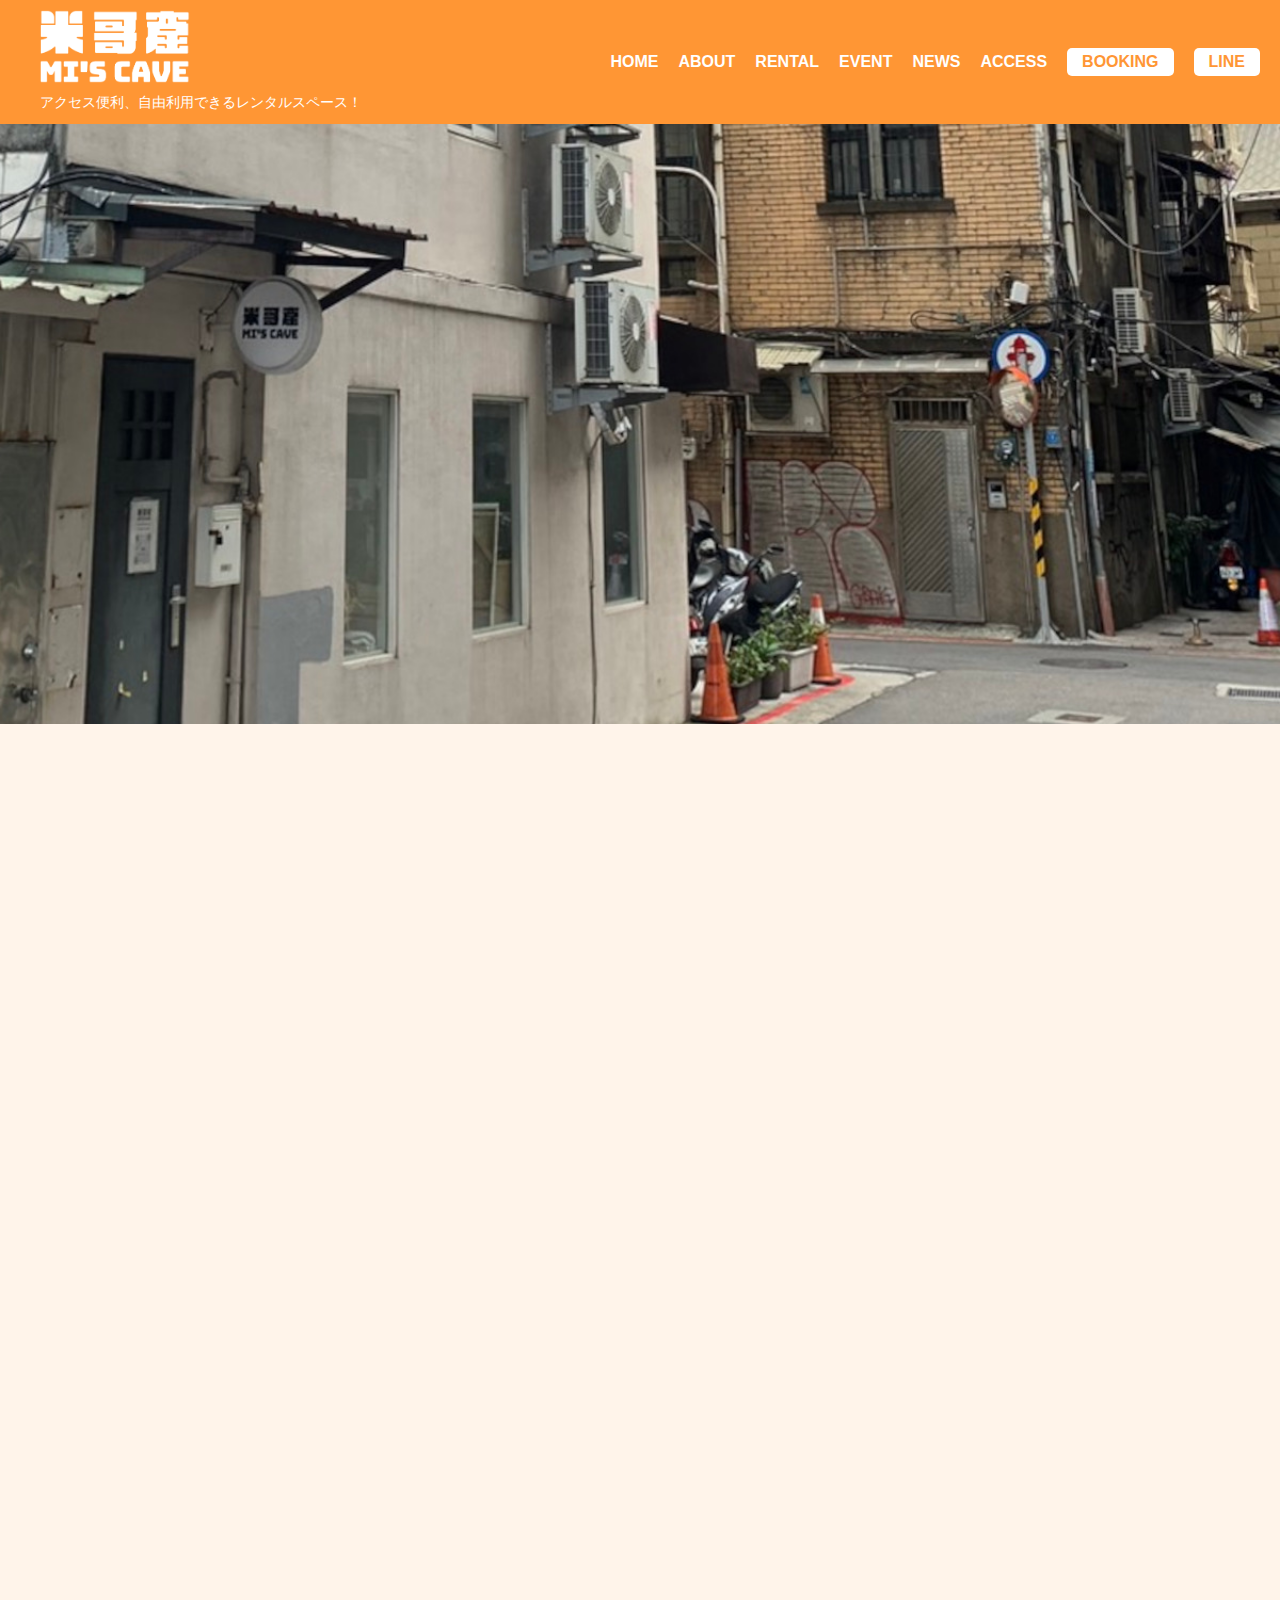
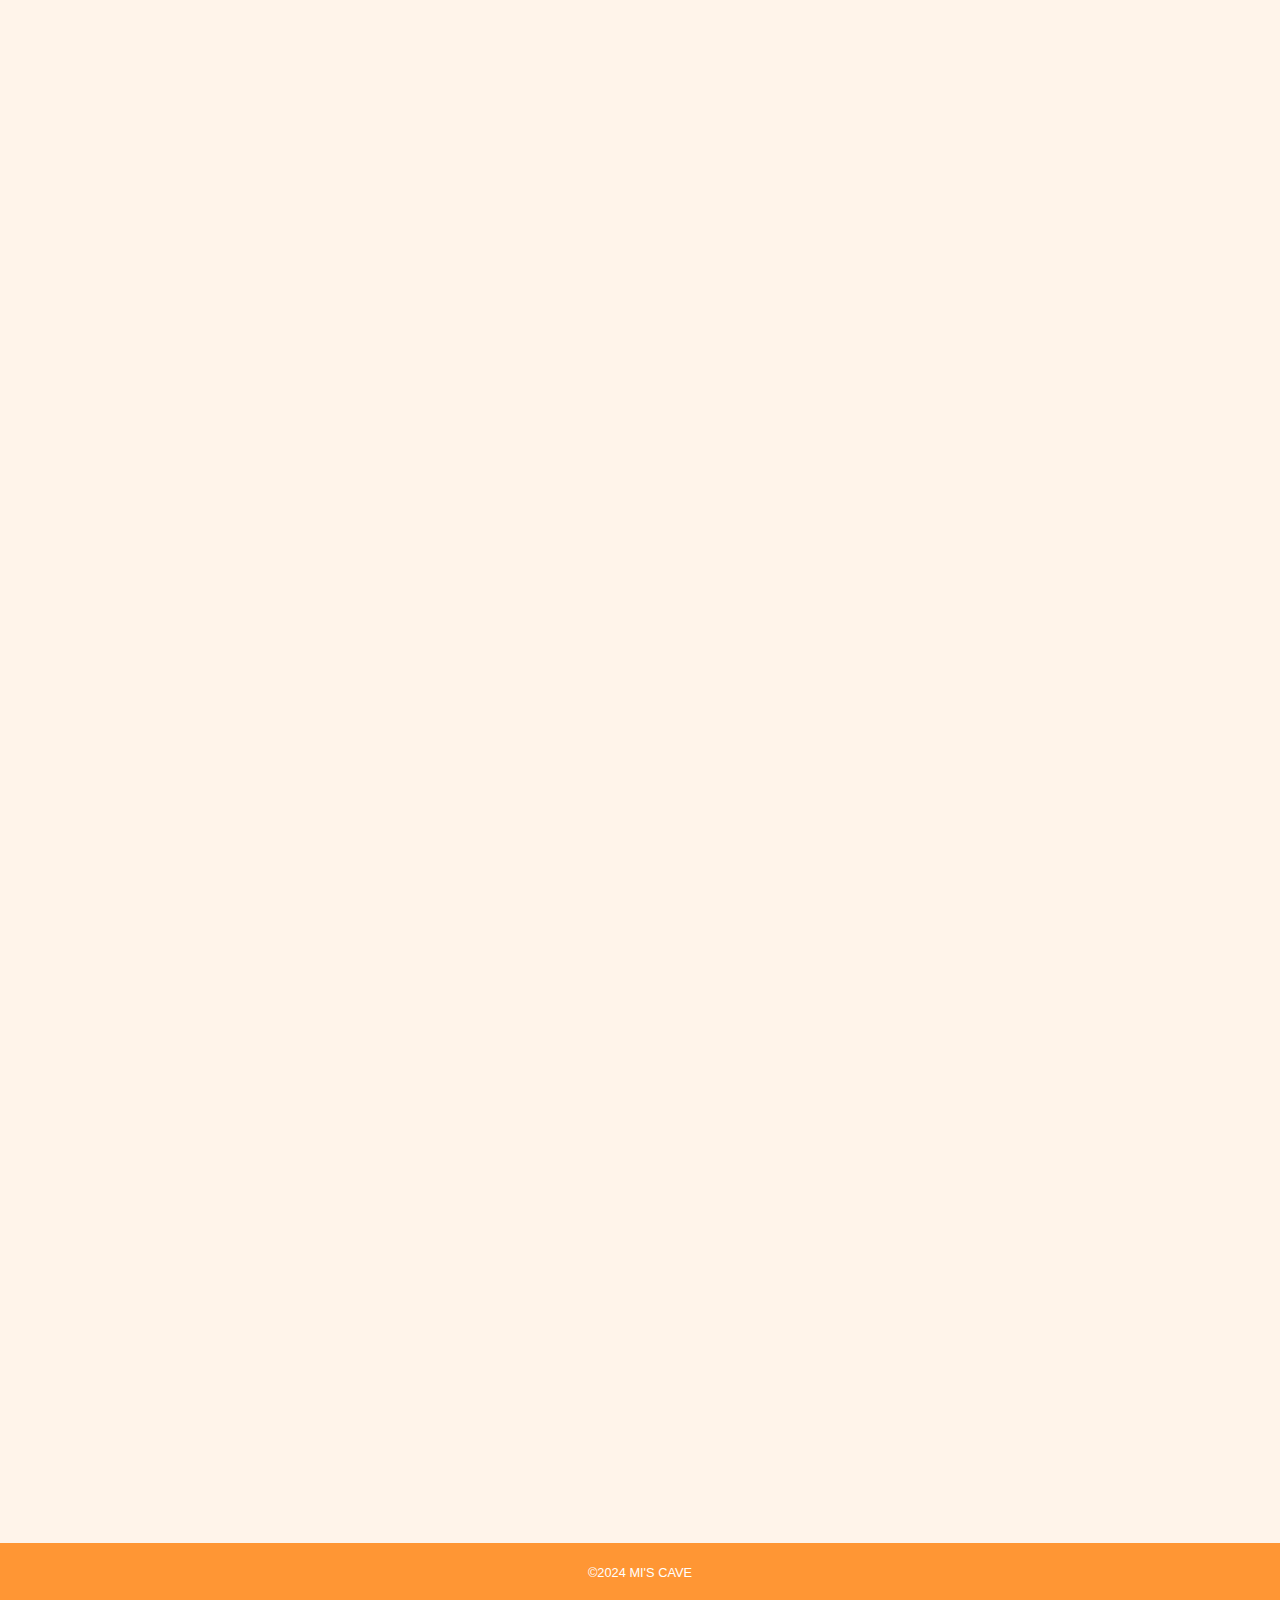
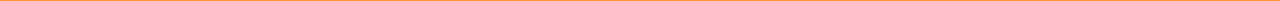
<file: SD/src/main/webapp/index.html>
<!DOCTYPE html>
<html lang="ja">
<head>
    <meta charset="utf-8">
    <meta name="keywords" content="">
    <meta name="viewport" content="width=device-width, initial-scale=1.0">
    <meta name="description" content="米哥窟HOMEPAGE">
    <title>MI'S CAVE</title>
    <link rel="stylesheet" href="css/ress.css">
    <link rel="stylesheet" href="css/style.css">
</head>
<body>
    <header>
        <div class="header-content">
            <div class="logo">
                <a href="index.html">
                    <img src="images/logo.png" alt="MI'S CAVE LOGO">
                </a>
                <p>アクセス便利、自由利用できるレンタルスペース！</p>
            </div>
            <nav>
                <div class="menu-icon" onclick="toggleMenu()">☰ MENU</div>
                <ul class="menu-list">
                    <li><a href="index.html">HOME</a></li>
                    <li><a href="about.html">ABOUT</a></li>
                    <li><a href="rental.html">RENTAL</a></li>
                    <li><a href="event.html">EVENT</a></li>
                    <li><a href="news.html">NEWS</a></li>
                    <li><a href="access.html">ACCESS</a></li>
                    <li class="mobile-only"><a href="https://mibooking.azurewebsites.net/booking-entry" target="_blank">BOOKING</a></li>
                    <li class="mobile-only"><a href="https://line.me/R/ti/p/@961irevm" target="_blank">LINE</a></li>
                </ul>
                <a href="https://mibooking.azurewebsites.net/booking-entry" target="_blank" class="contact-btn desktop-only">BOOKING</a>
                <a href="https://line.me/R/ti/p/@961irevm" target="_blank" class="contact-btn desktop-only">LINE</a>
            </nav>
        </div>
    </header>

    <main>
        <div class="slideshow">
            <div class="slide active">
                <img src="images/index2.jpg" alt="Image 1">
            </div>
            <div class="slide">
                <img src="images/index1.jpg" alt="Image 2">
            </div>
            <div class="slide">
                <img src="images/index3.jpg" alt="Image 3">
            </div>
        </div>
        <div>
            <!-- 首頁介紹區塊 -->
            <section class="first-section fade-in">
                <div class="pin-left"></div> <!-- 左邊釘子 -->
                <div class="pin-right"></div> <!-- 右邊釘子 -->
                <h2>MI'S CAVE公式ウェブサイトへようこそ！</h2>
                <h2>↓各ページ機能紹介↓</h2>
            </section>
        
            <!-- ABOUT 區塊 -->
            <section class="additional-section fade-in">
                <h2><span class="icon">📖</span> ABOUT</h2>
                <hr>
                <br>
                <div class="sub-section">
                    <div class="sub-item">
                        <img src="images/index/about1.jpg" alt="About Image 1">
                        <p>レンタルスペース紹介</p>
                    </div>
                    <div class="sub-item">
                        <img src="images/index/about2.jpg" alt="About Image 2">
                        <p>レンタルスペースの写真</p>
                    </div>
                    <div class="sub-item">
                        <img src="images/index/about3.png" alt="About Image 3">
                        <p>設備・備品</p>
                    </div>
                </div>
                <a href="about.html" class="more-btn">もっと詳しく見る</a>
            </section>
        
            <!-- RENTAL 區塊 -->
            <section class="additional-section fade-in">
                <h2><span class="icon">🏠</span> RENTAL</h2>
                <hr>
                <br>
                <div class="sub-section">
                    <div class="sub-item">
                        <img src="images/index/rental1.jpg" alt="Rental Image 1">
                        <p>予約システム</p>
                    </div>
                    <div class="sub-item">
                        <img src="images/index/rental2.png" alt="Rental Image 2">
                        <p>スケジュール確認</p>
                    </div>
                    <div class="sub-item">
                        <img src="images/index/rental3.jpg" alt="Rental Image 3">
                        <p>料金見積り</p>
                    </div>
                </div>
                <a href="rental.html" class="more-btn">もっと詳しく見る</a>
            </section>
        
            <!-- EVENT 區塊 -->
            <section class="additional-section fade-in">
                <h2><span class="icon">🎉</span> EVENT</h2>
                <hr>
                <br>
                <div class="sub-section">
                    <div class="sub-item">
                        <img src="images/index/event1.jpg" alt="Event Image 1">
                        <p>未来開催のイベント情報</p>
                    </div>
                    <div class="sub-item">
                        <img src="images/index/event2.jpg" alt="Event Image 2">
                        <p>過去のイベント情報</p>
                    </div>
                    <div class="sub-item">
                        <img src="images/index/event3.png" alt="Event Image 3">
                        <p>イベントレポート</p>
                    </div>
                </div>
                <a href="event.html" class="more-btn">もっと詳しく見る</a>
            </section>
        
            <!-- NEWS 區塊 -->
            <section class="additional-section fade-in">
                <h2><span class="icon">📰</span> NEWS</h2>
                <hr>
                <br>
                <div class="sub-section">
                    <div class="sub-item">
                        <img src="images/index/news1.jpg" alt="News Image 1">
                        <p>最新キャンペーン</p>
                    </div>
                    <div class="sub-item">
                        <img src="images/index/news2.jpg" alt="News Image 2">
                        <p>施設の更新情報</p>
                    </div>
                    <div class="sub-item">
                        <img src="images/index/news3.jpg" alt="News Image 3">
                        <p>点検の情報</p>
                    </div>
                </div>
                <a href="news.html" class="more-btn">もっと詳しく見る</a>
            </section>
        
            <!-- ACCESS 區塊 -->
            <section class="additional-section fade-in">
                <h2><span class="icon">📍</span> ACCESS</h2>
                <hr>
                <br>
                <div class="sub-section">
                    <div class="sub-item">
                        <img src="images/index/access1.jpg" alt="Access Image 1">
                        <p>交通アクセス</p>
                    </div>
                    <div class="sub-item">
                        <img src="images/index/access2.jpg" alt="Access Image 2">
                        <p>周辺のレストラン</p>
                    </div>
                    <div class="sub-item">
                        <img src="images/index/access3.jpg" alt="Access Image 3">
                        <p>周辺の観光スポット</p>
                    </div>
                </div>
                <a href="access.html" class="more-btn">もっと詳しく見る</a>
            </section>
        </div>
    </main>
    <button id="backToTop">⬆</button>
</body>
<footer>
    <li><small>&copy;2024 MI'S CAVE</small></li>
</footer>
<script src="script.js"></script>
</html>
</file>
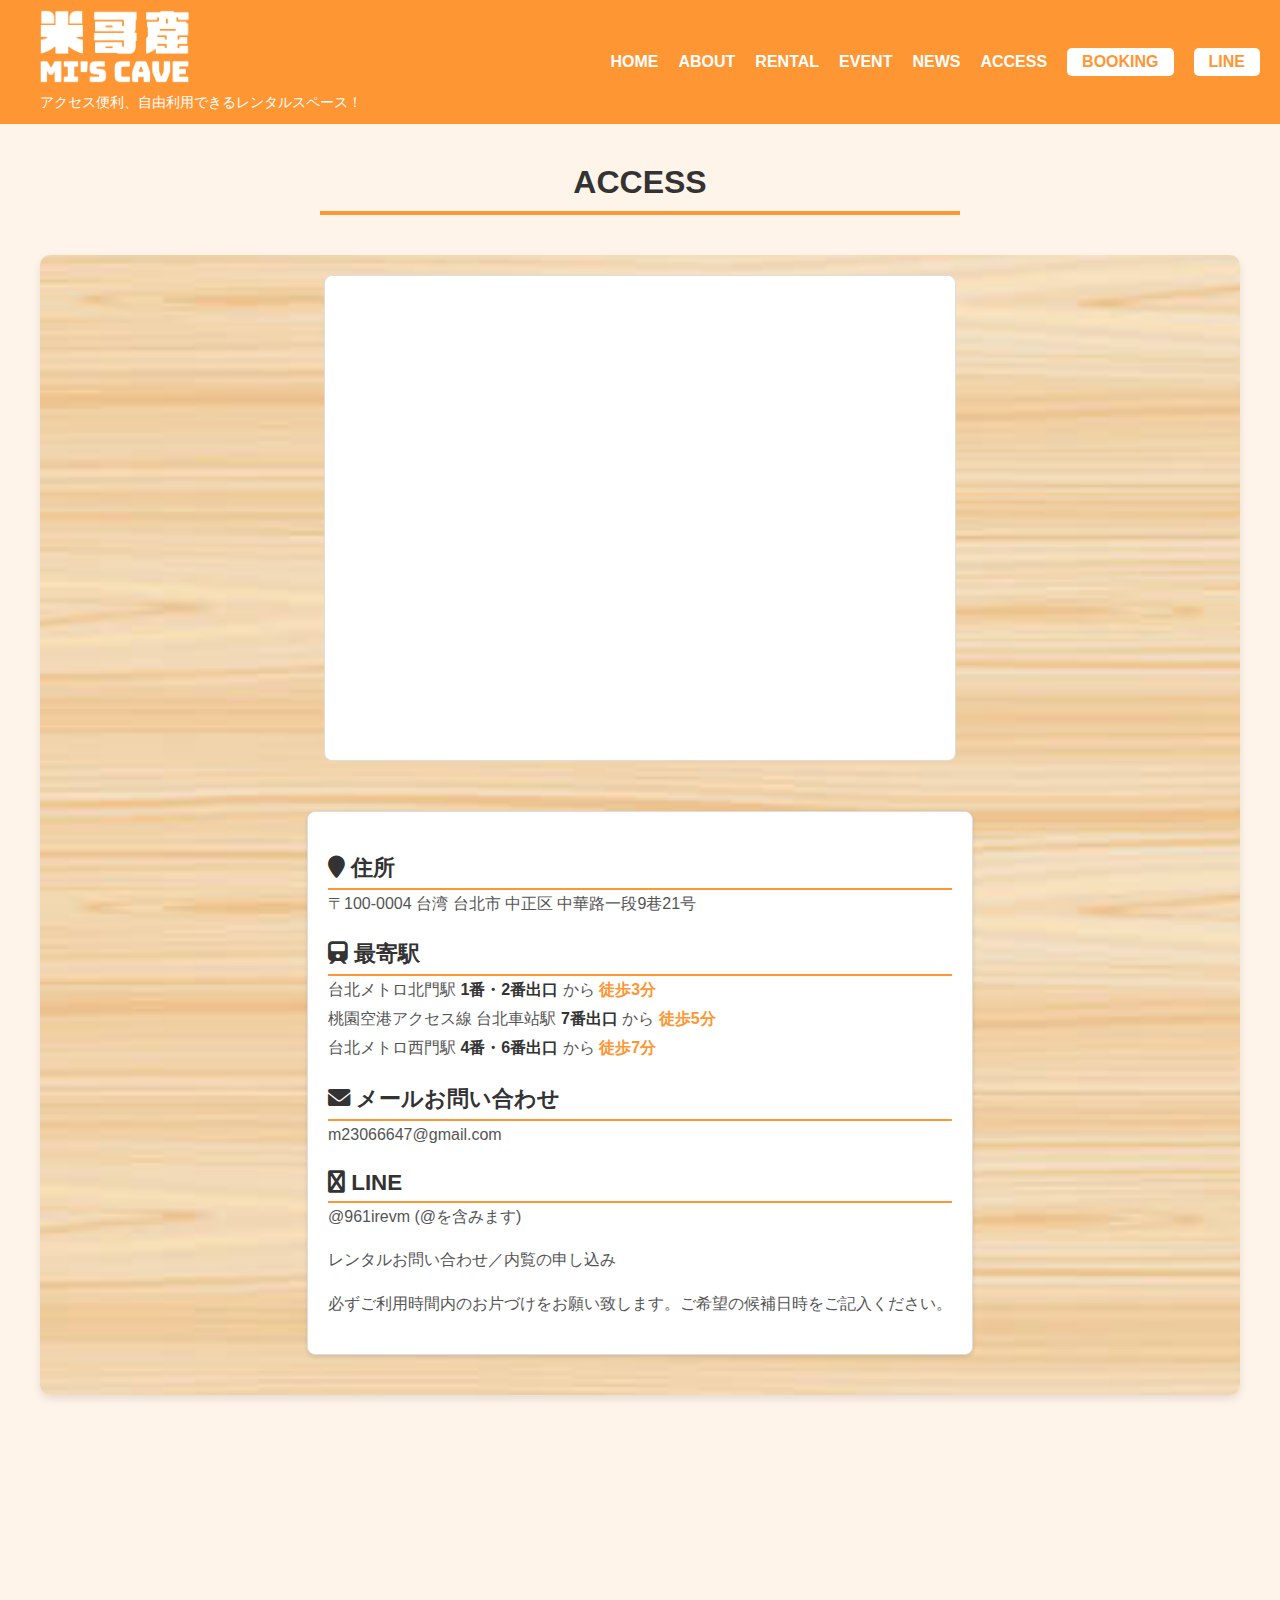
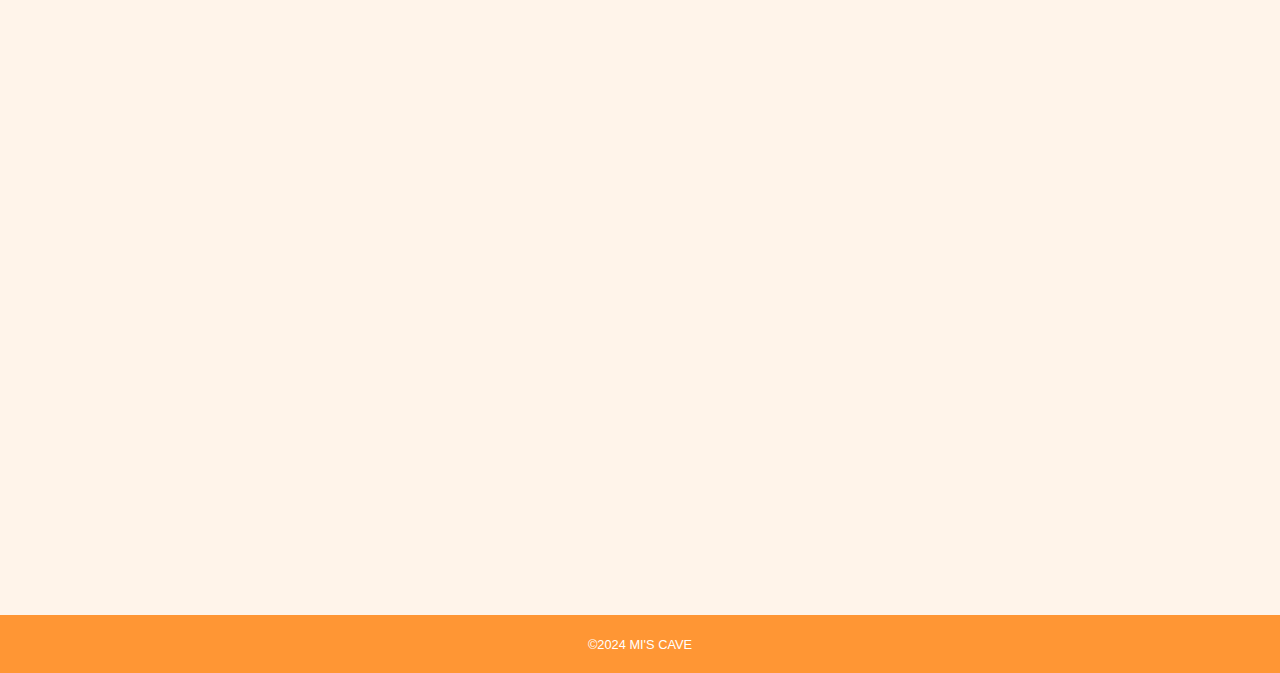
<file: SD/src/main/webapp/access.html>
<!DOCTYPE html> <!--必要:!DOCTYPE,html,head,body-->
<html lang="ja"> <!--ja=日本語設定-->
<head>
    <meta charset="utf-8"> <!--UTF8設定-->
    <meta name="keywords" content=""><!--TAG 關鍵字-->
    <meta name="viewport" content="width=device-width, initial-scale=1.0">
    <meta name="description" content=""><!--說明文-->
    <title>MI'S CAVE | ACCESS</title>
    <link rel="stylesheet" href="css/ress.css">
    <link rel="stylesheet" href="css/style.css">
    <link rel="stylesheet" href="https://cdnjs.cloudflare.com/ajax/libs/font-awesome/6.0.0-beta3/css/all.min.css">
</head>
<body>
    <header>
        <div class="header-content">
            <div class="logo">
                <a href="index.html">
                    <img src="images/logo.png" alt="MI'S CAVE LOGO">
                </a>
                <p>アクセス便利、自由利用できるレンタルスペース！</p>
            </div>
            <nav>
                <div class="menu-icon" onclick="toggleMenu()">☰ MENU</div>
                <ul class="menu-list">
                    <li><a href="index.html">HOME</a></li>
                    <li><a href="about.html">ABOUT</a></li>
                    <li><a href="rental.html">RENTAL</a></li>
                    <li><a href="event.html">EVENT</a></li>
                    <li><a href="news.html">NEWS</a></li>
                    <li><a href="access.html">ACCESS</a></li>
                    <li class="mobile-only"><a href="https://mibooking.azurewebsites.net/booking-entry" target="_blank">BOOKING</a></li>
                    <li class="mobile-only"><a href="https://line.me/R/ti/p/@961irevm" target="_blank">LINE</a></li>
                </ul>
                <a href="https://mibooking.azurewebsites.net/booking-entry" target="_blank" class="contact-btn desktop-only">BOOKING</a>
                <a href="https://line.me/R/ti/p/@961irevm" target="_blank" class="contact-btn desktop-only">LINE</a>
            </nav>
        </div>
    </header>
    <h2 class="access_h2 fade-in">ACCESS</h2>
    <main class="access-main-content fade-in">
        <div class="access-map-container">
            <!-- 嵌入 Google 地圖 -->
            <iframe 
                src="https://www.google.com/maps/embed?pb=!1m18!1m12!1m3!1d3614.6155800845972!2d121.50827081166832!3d25.047116777715342!2m3!1f0!2f0!3f0!3m2!1i1024!2i768!4f13.1!3m3!1m2!1s0x3442a98054a8887b%3A0xcc1771beaf4c23!2z57Gz5ZOl56qf!5e0!3m2!1szh-TW!2sjp!4v1731047087870!5m2!1szh-TW!2sjp&hl=ja&language=ja" 
                width="600" height="450" style="border:0;" allowfullscreen="" loading="lazy" referrerpolicy="no-referrer-when-downgrade">
            </iframe>
        </div>

        <div class="access-contact-info">
            <h2><i class="fa fa-map-marker"></i> 住所</h2>
            <p>〒100-0004 台湾 台北市 中正区 中華路一段9巷21号</p>
            
            <h2><i class="fa fa-train"></i> 最寄駅</h2>
            <p>
                台北メトロ北門駅 <b>1番・2番出口</b> から <span class="highlight">徒歩3分</span><br>
                桃園空港アクセス線 台北車站駅 <b>7番出口</b> から <span class="highlight">徒歩5分</span><br>
                台北メトロ西門駅 <b>4番・6番出口</b> から <span class="highlight">徒歩7分</span>
            </p>
            <h2><i class="fa fa-envelope"></i> メールお問い合わせ</h2>
            <p>m23066647@gmail.com</p>
            
            <h2><i class="fa fa-line"></i> LINE</h2>
            <p>@961irevm (@を含みます)</p>
            <p>レンタルお問い合わせ／内覧の申し込み</p>
            <p>必ずご利用時間内のお片づけをお願い致します。ご希望の候補日時をご記入ください。</p>
        </div>
    </main>
        <h2 class="event_h2 fade-in">周辺のレストラン・観光スポット</h2>
        <section class="access-main-content fade-in">
            <div class="nearby-section">
                <div class="event-list">
                    <div class="event-item">
                            <img src="images/access/001.jpg" alt="near1">
                            <div class="event-info">
                                <h3>北門‐承恩門</h3>
                                <p>(観光スポット)</p>
                                <p>徒歩3分</p>
                            </div>
                        <a href="https://www.travel.taipei/ja/attraction/details/842" target="_blank">
                            <p>🔗外部紹介リンク</p>
                        </a>
                        <a href="https://maps.app.goo.gl/fXNRAH8hmwBevaSdA" target="_blank">
                            <p>📍Google Mapで表示</p>
                        </a>
                    </div>
                    <div class="event-item">
                            <img src="images/access/002.jpg" alt="near2">
                            <div class="event-info">
                                <h3>鄭記豬腳肉飯</h3>
                                <p>(レストラン)</p>
                                <p>徒歩1分</p>
                            </div>
                        
                        <a href="https://motto.tw/taipei-city/gourmet/zhengjizhujiaoroufan.html" target="_blank">
                            <p>🔗外部紹介リンク</p>
                        </a>
                        <a href="https://maps.app.goo.gl/7AE2jvTRV5MrwE588" target="_blank">
                            <p>📍Google Mapで表示</p>
                        </a>
                    </div>
                    <div class="event-item">
                        <img src="images/access/003.jpg" alt="near3">
                        <div class="event-info">
                            <h3>西門町</h3>
                            <p>(観光スポット)</p>
                            <p>徒歩8分</p>
                         </div>
                        <a href="https://hapitas.jp/tabihapi/84305/" target="_blank">
                            <p>🔗外部紹介リンク</p>
                        </a>
                        <a href="https://maps.app.goo.gl/LcyzqprzkKRzwk3S8" target="_blank">
                            <p>📍Google Mapで表示</p>
                        </a>
                    </div>
                    <div class="event-item">
                            <img src="images/access/004.jpg" alt="near4">
                            <div class="event-info">
                                <h3>台北駅地下街</h3>
                                <p>(観光スポット)</p>
                                <p>徒歩5分</p>
                            </div>
                        </a>
                        <a href="https://www.taipeinavi.com/shop/695/#google_vignette" target="_blank">
                            <p>🔗外部紹介リンク</p>
                        </a>
                        <a href="https://maps.app.goo.gl/ppLB1jaQryK3Jr1t9" target="_blank">
                            <p>📍Google Mapで表示</p>
                        </a>
                    </div>
                    <div class="event-item">
                            <img src="images/access/005.jpg" alt="near5">
                            <div class="event-info">
                                <h3>洋庭坊義大利麵</h3>
                                <p>(レストラン)</p>
                                <p>徒歩7分</p>
                            </div>
                        <a href="https://rongting.org/%E6%B4%8B%E5%BA%AD%E5%9D%8A%E7%BE%A9%E5%A4%A7%E5%88%A9%E9%BA%B5/" target="_blank">
                            <p>🔗外部紹介リンク</p>
                        </a>
                        <a href="https://maps.app.goo.gl/CEvGwm4mKrU2JCFC8" target="_blank">
                            <p>📍Google Mapで表示</p>
                        </a>
                    </div>
                    <div class="event-item">
                            <img src="images/access/006.jpg" alt="near6">
                            <div class="event-info">
                                <h3>東一排骨總店</h3>
                                <p>(レストラン)</p>
                                <p>徒歩5分</p>
                            </div>
                        <a href="https://www.taipeinavi.com/food/540/" target="_blank">
                            <p>🔗外部紹介リンク</p>
                        </a>
                        <a href="https://maps.app.goo.gl/Dr3diXstRZ2H2NjJ9" target="_blank">
                            <p>📍Google Mapで表示</p>
                        </a>
                    </div>
                </div>
            </div>
        </section>

    <button id="backToTop">⬆</button>
</body>
<footer>
    <li><small>&copy;2024 MI'S CAVE</small></li>
</footer>
<script src="script.js"></script>
</html>
</file>
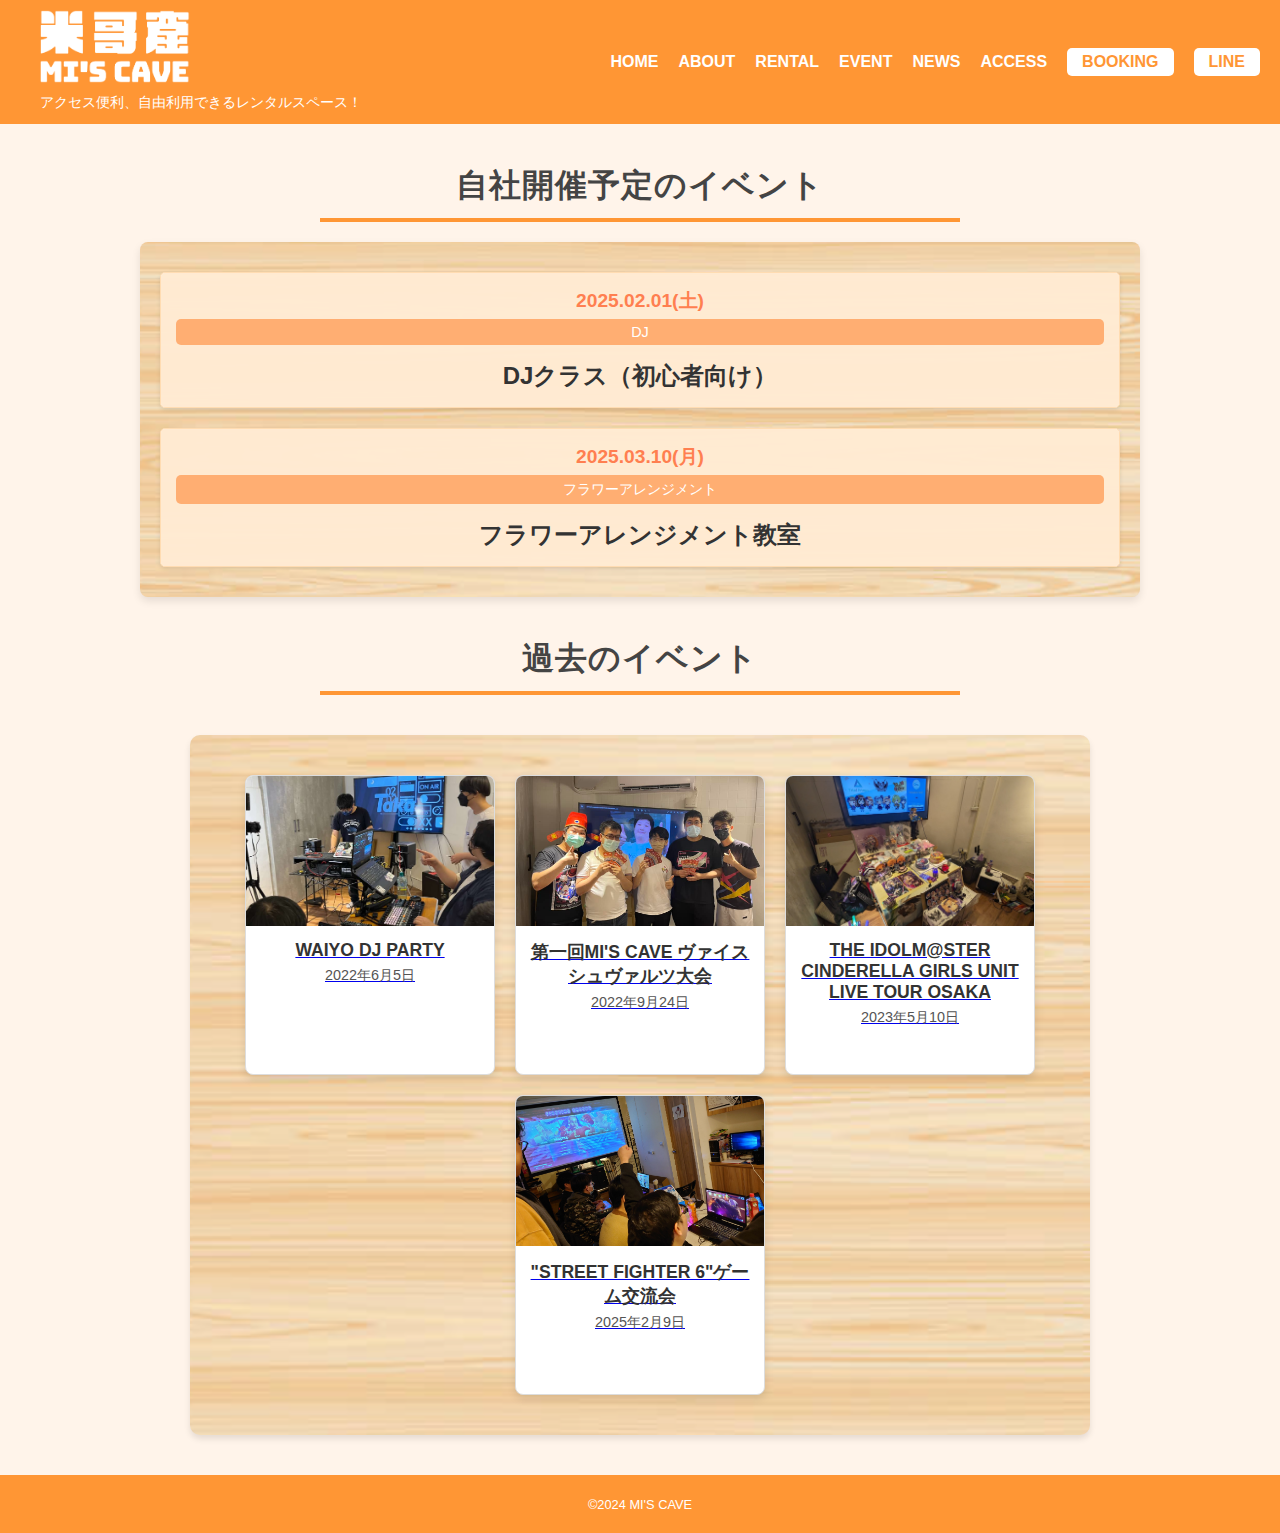
<file: SD/src/main/webapp/event.html>
<!DOCTYPE html>
<html lang="ja">
<head>
    <meta charset="utf-8">
    <meta name="viewport" content="width=device-width, initial-scale=1.0">
    <title>MI'S CAVE | EVENT</title>
    <link rel="stylesheet" href="css/ress.css">
    <link rel="stylesheet" href="css/style.css">
</head>
<body>
    <header>
        <div class="header-content">
            <div class="logo">
                <a href="index.html">
                    <img src="images/logo.png" alt="MI'S CAVE LOGO">
                </a>
                <p>アクセス便利、自由利用できるレンタルスペース！</p>
            </div>
            <nav>
                <div class="menu-icon" onclick="toggleMenu()">☰ MENU</div>
                <ul class="menu-list">
                    <li><a href="index.html">HOME</a></li>
                    <li><a href="about.html">ABOUT</a></li>
                    <li><a href="rental.html">RENTAL</a></li>
                    <li><a href="event.html">EVENT</a></li>
                    <li><a href="news.html">NEWS</a></li>
                    <li><a href="access.html">ACCESS</a></li>
                    <li class="mobile-only"><a href="https://mibooking.azurewebsites.net/booking-entry" target="_blank">BOOKING</a></li>
                    <li class="mobile-only"><a href="https://line.me/R/ti/p/@961irevm" target="_blank">LINE</a></li>
                </ul>
                <a href="https://mibooking.azurewebsites.net/booking-entry" target="_blank" class="contact-btn desktop-only">BOOKING</a>
                <a href="https://line.me/R/ti/p/@961irevm" target="_blank" class="contact-btn desktop-only">LINE</a>
            </nav>
        </div>
    </header>

    <main>
        <h2 class="event_h2 fade-in">自社開催予定のイベント</h2>
        <section class="news_section fade-in">
            <div class="news_list">
                <!-- 第一個未來活動 -->
                <details class="news_item">
                    <summary>
                        <div class="news_date">2025.02.01(土)</div>
                        <div class="news_category announcement">DJ</div>
                        <h3 class="news_title">DJクラス（初心者向け）</h3>
                    </summary>
                    <div class="news_content">
                        <p>詳細:</p>
                        <ul>
                            <li>講師: DJ RX</li>
                            <li>日時: 2025年2月1日 18:00〜20:00</li>
                            <li>場所: B1階レンタルスペース</li>
                            <li>料金: 4000円（参加費）</li>
                        </ul>
                        <a href="https://line.me/R/ti/p/@961irevm" class="line-btn" target="_blank" rel="noopener noreferrer">LINEで問い合わせ</a>
                    </div>
                </details>
        
                <!-- 第二個未來活動 -->
                <details class="news_item">
                    <summary>
                        <div class="news_date">2025.03.10(月)</div>
                        <div class="news_category workshop">フラワーアレンジメント</div>
                        <h3 class="news_title">フラワーアレンジメント教室</h3>
                    </summary>
                    <div class="news_content">
                        <p>詳細:</p>
                        <ul>
                            <li>講師: 林先生</li>
                            <li>日時: 2025年3月10日 14:00〜17:00</li>
                            <li>場所: 2階レンタルスペース</li>
                            <li>料金: 3000円（参加費 + 材料費）</li>
                        </ul>
                        <a href="https://line.me/R/ti/p/@961irevm" class="line-btn" target="_blank" rel="noopener noreferrer">LINEで問い合わせ</a>
                    </div>
                </details>
            </div>
        </section>
        
        <h2 class="event_h2 fade-in">過去のイベント</h2>
        <section class="past-events-section fade-in">
            
            <div class="event-list">
                <div class="event-item">
                    <a href="event/event1.html">
                        <img src="images/event/event1.jpg" alt="Event 1 Thumbnail">
                        <div class="event-info">
                            <h3>WAIYO DJ PARTY</h3>
                            <p>2022年6月5日</p>
                        </div>
                    </a>
                </div>
                <div class="event-item">
                    <a href="event/event2.html">
                        <img src="images/event/event2.jpg" alt="Event 2 Thumbnail">
                        <div class="event-info">
                            <h3>第一回MI'S CAVE ヴァイスシュヴァルツ大会</h3>
                            <p>2022年9月24日</p>
                        </div>
                    </a>
                </div>
                <div class="event-item">
                    <a href="event/event3.html">
                        <img src="images/event/event3.jpg" alt="Event 3 Thumbnail">
                        <div class="event-info">
                            <h3>THE IDOLM@STER CINDERELLA GIRLS UNIT LIVE TOUR OSAKA</h3>
                            <p>2023年5月10日</p>
                        </div>
                    </a>
                </div>
                <div class="event-item">
                    <a href="event/event4.html">
                        <img src="images/event/event4.jpg" alt="Event 4 Thumbnail">
                        <div class="event-info">
                            <h3>"STREET FIGHTER 6"ゲーム交流会</h3>
                            <p>2025年2月9日</p>
                        </div>
                    </a>
                </div>
            </div>
        </section>
    </main>
    
    <footer>
        <li><small>&copy;2024 MI'S CAVE</small></li>
    </footer>
    <button id="backToTop">⬆</button>
</body>
<script src="script.js"></script>
</html>
</file>
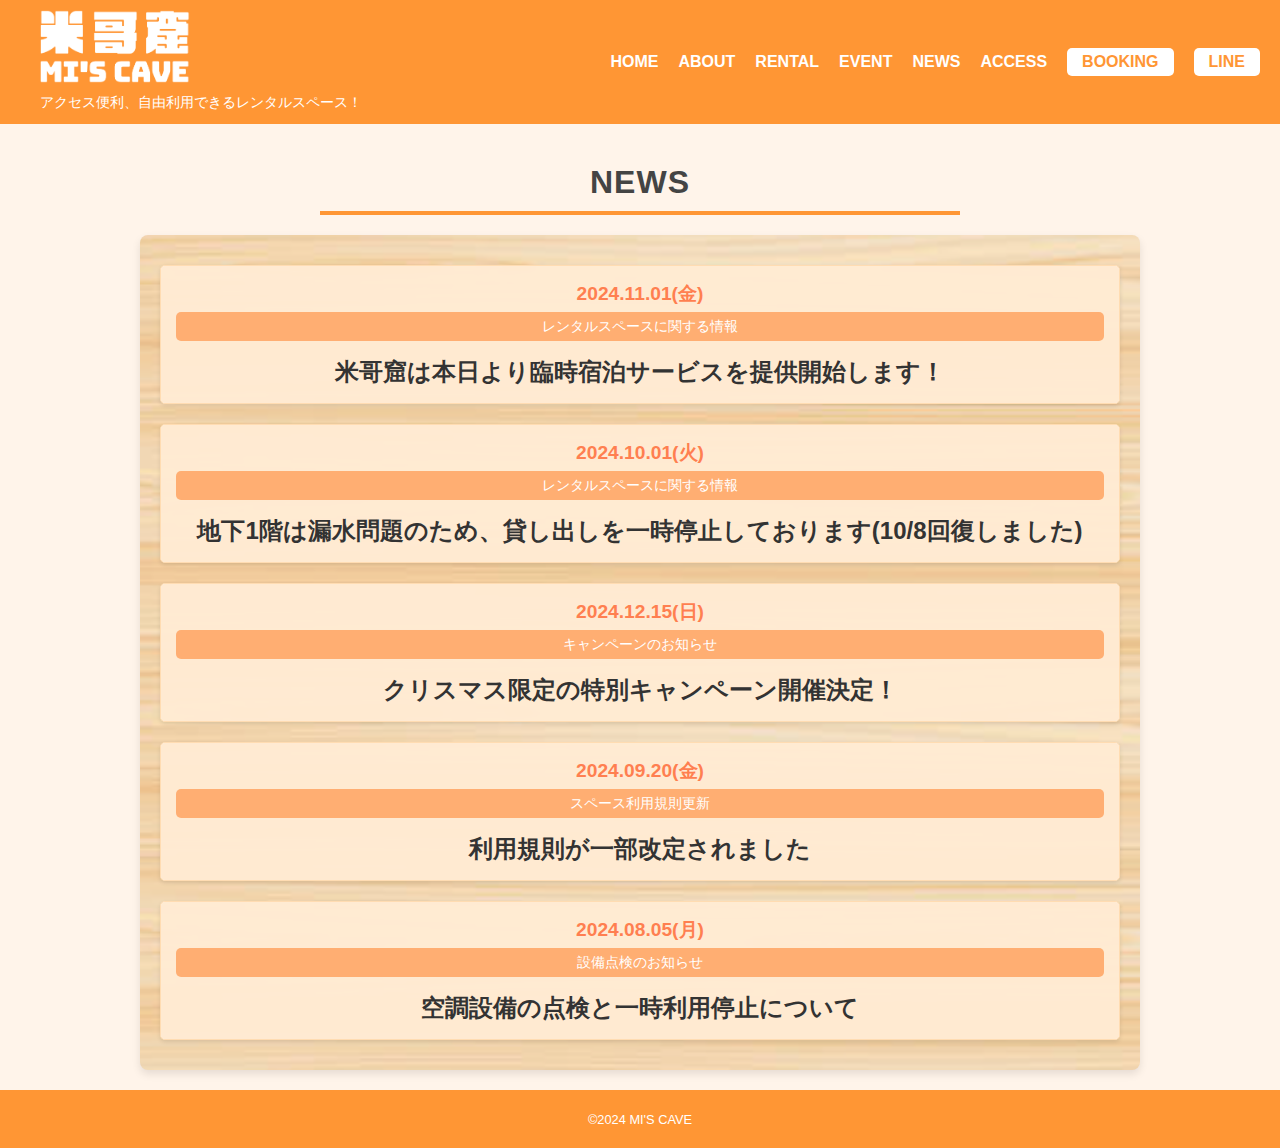
<file: SD/src/main/webapp/news.html>
<!DOCTYPE html> <!--必要:!DOCTYPE,html,head,body-->
<html lang="ja"> <!--ja=日本語設定-->
<head>
    <meta charset="utf-8"> <!--UTF8設定-->
    <meta name="keywords" content=""><!--TAG 關鍵字-->
    <meta name="viewport" content="width=device-width, initial-scale=1.0">
    <meta name="description" content=""><!--說明文-->
    <title>MI'S CAVE | NEWS</title>
    <link rel="stylesheet" href="css/ress.css">
    <link rel="stylesheet" href="css/style.css">
</head>
<body>
    <header>
        <div class="header-content">
            <div class="logo">
                <a href="index.html">
                    <img src="images/logo.png" alt="MI'S CAVE LOGO">
                </a>
                <p>アクセス便利、自由利用できるレンタルスペース！</p>
            </div>
            <nav>
                <div class="menu-icon" onclick="toggleMenu()">☰ MENU</div>
                <ul class="menu-list">
                    <li><a href="index.html">HOME</a></li>
                    <li><a href="about.html">ABOUT</a></li>
                    <li><a href="rental.html">RENTAL</a></li>
                    <li><a href="event.html">EVENT</a></li>
                    <li><a href="news.html">NEWS</a></li>
                    <li><a href="access.html">ACCESS</a></li>
                    <li class="mobile-only"><a href="https://mibooking.azurewebsites.net/booking-entry" target="_blank">BOOKING</a></li>
                    <li class="mobile-only"><a href="https://line.me/R/ti/p/@961irevm" target="_blank">LINE</a></li>
                </ul>
                <a href="https://mibooking.azurewebsites.net/booking-entry" target="_blank" class="contact-btn desktop-only">BOOKING</a>
                <a href="https://line.me/R/ti/p/@961irevm" target="_blank" class="contact-btn desktop-only">LINE</a>
            </nav>
        </div>
    </header>

    <main>
        <h2 class="news_h2 fade-in">NEWS</h2>
        <section class="news_section fade-in">
            
            <div class="news_list">
                <!-- 第一條新聞 -->
                <details class="news_item">
                    <summary>
                        <div class="news_date">2024.11.01(金)</div>
                        <div class="news_category live">レンタルスペースに関する情報</div>
                        <h3 class="news_title">米哥窟は本日より臨時宿泊サービスを提供開始します！</h3>
                    </summary>
                    <div class="news_content">
                        <p>台北の宿泊費が高騰していることを受け、イベントに参加する多くの県外の友人が宿泊の必要性を訴えています。</p>
                        <p>米哥窟では、イベント参加者向けに簡易宿泊サービスを提供することになりました。</p>
                        <p>詳細は以下の通りです：</p>
                        <p>■ 宿泊規則</p>
                        <ul>
                            <li>1. イベント参加者限定</li>
                            <li>2. 簡易寝具のみ提供</li>
                            <li>3. 夜11時以降は静かにご利用ください</li>
                        </ul>
                    </div>
                </details>
                <!-- 第二條新聞 -->
                <details class="news_item">
                    <summary>
                        <div class="news_date">2024.10.01(火)</div>
                        <div class="news_category live">レンタルスペースに関する情報</div>
                        <h3 class="news_title">地下1階は漏水問題のため、貸し出しを一時停止しております(10/8回復しました)</h3>
                    </summary>
                    <div class="news_content">
                        <p>地下室に漏水が発生し、現在修理中です。</p>
                        <p>10月7日から約1週間、地下室のレンタルを一時停止します。</p>
                        <p>修理が完了次第、再開予定ですので、ご理解のほどよろしくお願いいたします。</p>
                    </div>
                </details>
                <!-- 第三條新聞 -->
                <details class="news_item">
                    <summary>
                        <div class="news_date">2024.12.15(日)</div>
                        <div class="news_category announcement">キャンペーンのお知らせ</div>
                        <h3 class="news_title">クリスマス限定の特別キャンペーン開催決定！</h3>
                    </summary>
                    <div class="news_content">
                        <p>今年のクリスマスを祝うために、米哥窟で特別なキャンペーンを開催します。</p>
                        <p>4時間以上予約して、1時間無料で延長できます！</p>
                        <p>期間：2024/12/25 23:59 まで。</p>
                    </div>
                </details>
                <!-- 第四條新聞 -->
                <details class="news_item">
                    <summary>
                        <div class="news_date">2024.09.20(金)</div>
                        <div class="news_category update">スペース利用規則更新</div>
                        <h3 class="news_title">利用規則が一部改定されました</h3>
                    </summary>
                    <div class="news_content">
                        <p>レンタルスペースの利用規則が改定され、一部の時間帯で新しいルールが適用されます。</p>
                        <p>特に深夜時間帯の利用制限や、イベント開催時のゴミ処理ルールに関する変更があります。</p>
                        <p>詳細については「利用規則」のページをご確認ください。</p>
                    </div>
                </details>
                <!-- 第五條新聞 -->
                <details class="news_item">
                    <summary>
                        <div class="news_date">2024.08.05(月)</div>
                        <div class="news_category maintenance">設備点検のお知らせ</div>
                        <h3 class="news_title">空調設備の点検と一時利用停止について</h3>
                    </summary>
                    <div class="news_content">
                        <p>施設内の空調設備の定期点検を行うため、一部スペースの利用を一時的に停止させていただきます。</p>
                        <p>点検期間：2024年8月10日〜8月12日</p>
                        <p>ご不便をおかけいたしますが、ご理解とご協力のほどよろしくお願いいたします。</p>
                    </div>
                </details>
            </div>
        </section>
    </main>

    <footer>
        <li><small>&copy;2024 MI'S CAVE</small></li>
    </footer>
    <button id="backToTop">⬆</button>
</body>
<script src="script.js"></script>
</html>
</file>
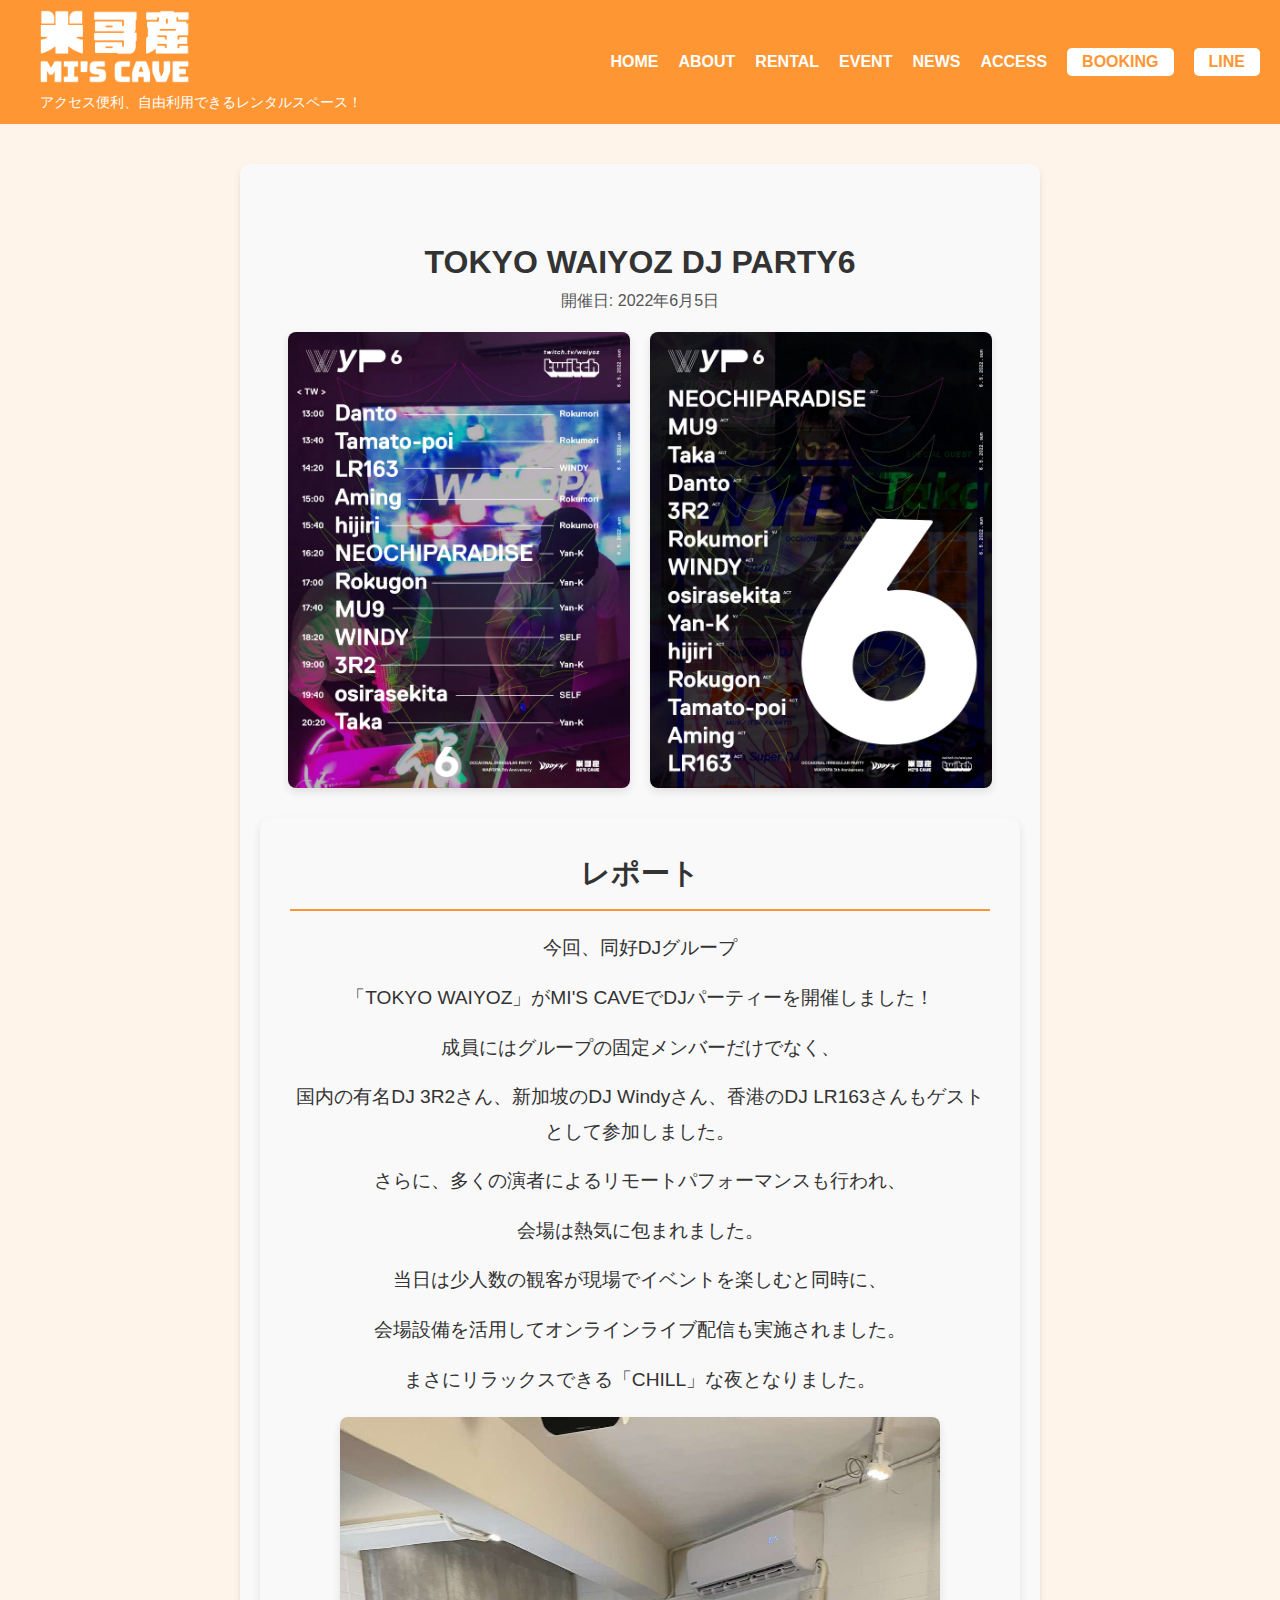
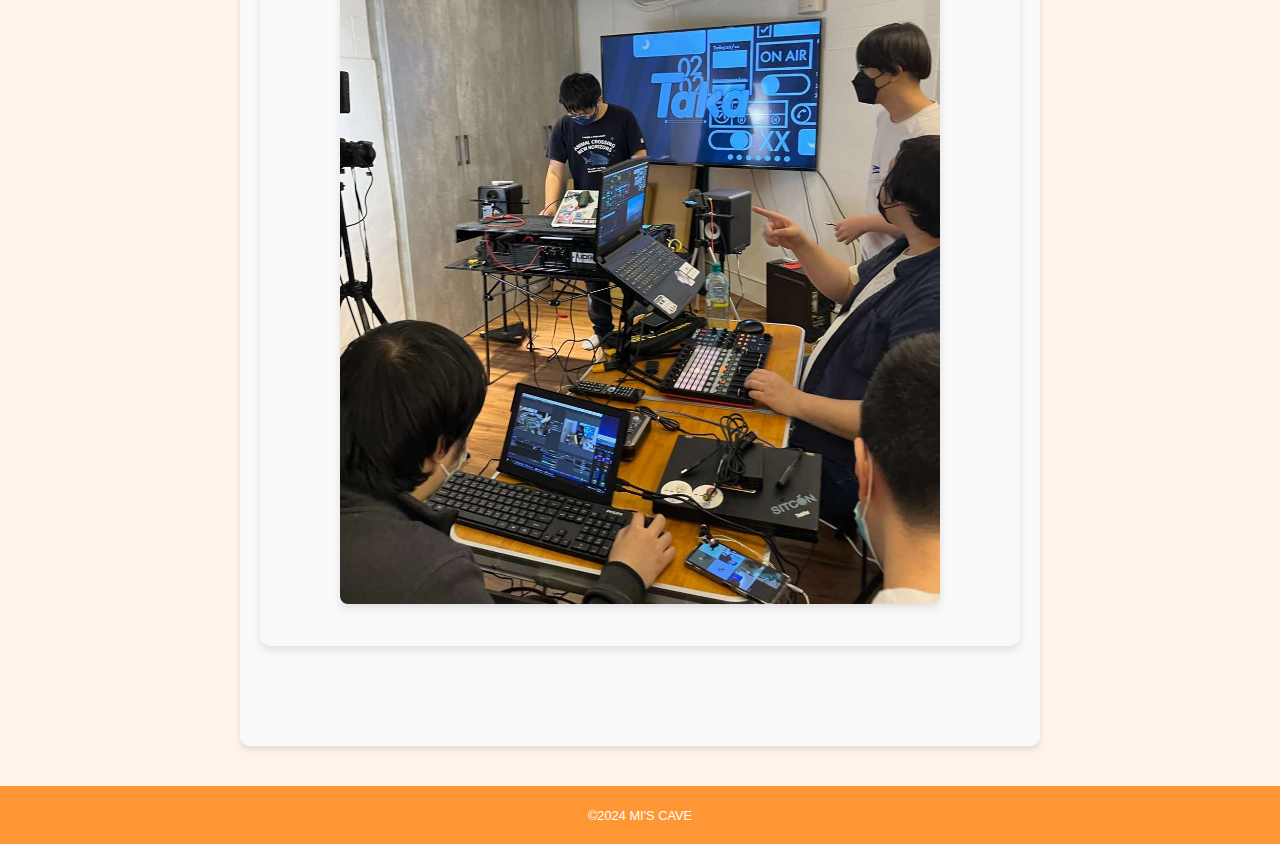
<file: SD/src/main/webapp/event/event1.html>
<!DOCTYPE html>
<html lang="ja">
<head>
    <meta charset="utf-8">
    <meta name="viewport" content="width=device-width, initial-scale=1.0">
    <meta name="description" content="MI'S CAVEイベント詳細ページ">
    <title>MI'S CAVE | イベント詳細</title>
    <link rel="stylesheet" href="../css/ress.css">
    <link rel="stylesheet" href="../css/style.css">
</head>
<body>
    <header>
        <div class="header-content">
            <div class="logo">
                <a href="../index.html">
                    <img src="../images/logo.png" alt="MI'S CAVE LOGO">
                </a>
                <p>アクセス便利、自由利用できるレンタルスペース！</p>
            </div>
            <nav>
                <div class="menu-icon" onclick="toggleMenu()">☰ MENU</div>
                <ul class="menu-list">
                    <li><a href="../index.html">HOME</a></li>
                    <li><a href="../about.html">ABOUT</a></li>
                    <li><a href="../rental.html">RENTAL</a></li>
                    <li><a href="../event.html">EVENT</a></li>
                    <li><a href="../news.html">NEWS</a></li>
                    <li><a href="../access.html">ACCESS</a></li>
                    <li class="mobile-only"><a href="https://mibooking.azurewebsites.net/booking-entry" target="_blank">BOOKING</a></li>
                    <li class="mobile-only"><a href="https://line.me/R/ti/p/@961irevm" target="_blank">LINE</a></li>
                </ul>
                <a href="https://mibooking.azurewebsites.net/booking-entry" target="_blank" class="contact-btn desktop-only">BOOKING</a>
                <a href="https://line.me/R/ti/p/@961irevm" target="_blank" class="contact-btn desktop-only">LINE</a>
            </nav>
        </div>
    </header>

    <main class="fade-in">
        <section class="event-details">
            <h1 class="event-title">TOKYO WAIYOZ DJ PARTY6</h1>
            <p class="event-date">開催日: 2022年6月5日</p>
    
            <!-- 活動照片區塊 -->
            <div class="event-photos">
                <img src="../images/event/event1_01.jpg" alt="DJ Party Photo 1" class="zoomable-image">
                <img src="../images/event/event1_02.jpg" alt="DJ Party Photo 2" class="zoomable-image">
            </div>
    
            <!-- 活動記事區塊 -->
            <div class="event-description">
                <h2>レポート</h2>
                <p>今回、同好DJグループ</p>
                <p>「TOKYO WAIYOZ」がMI'S CAVEでDJパーティーを開催しました！</p>
                <p>成員にはグループの固定メンバーだけでなく、</p>
                <p>国内の有名DJ 3R2さん、新加坡のDJ Windyさん、香港のDJ LR163さんもゲストとして参加しました。</p>
                <p>さらに、多くの演者によるリモートパフォーマンスも行われ、</p>
                <p>会場は熱気に包まれました。</p>
                <p>当日は少人数の観客が現場でイベントを楽しむと同時に、</p>
                <p>会場設備を活用してオンラインライブ配信も実施されました。</p>
                <p>まさにリラックスできる「CHILL」な夜となりました。</p>

                <div class="event-highlight-image">
                    <img src="../images/event/event1.jpg" alt="DJ Party Photo 2" class="zoomable-image">
                </div>
            </div>
        </section>
    </main>

    <footer>
        <li><small>&copy;2024 MI'S CAVE</small></li>
    </footer>
    <button id="backToTop">⬆</button>
</body>
<script src="../script.js"></script>
</html>
</file>
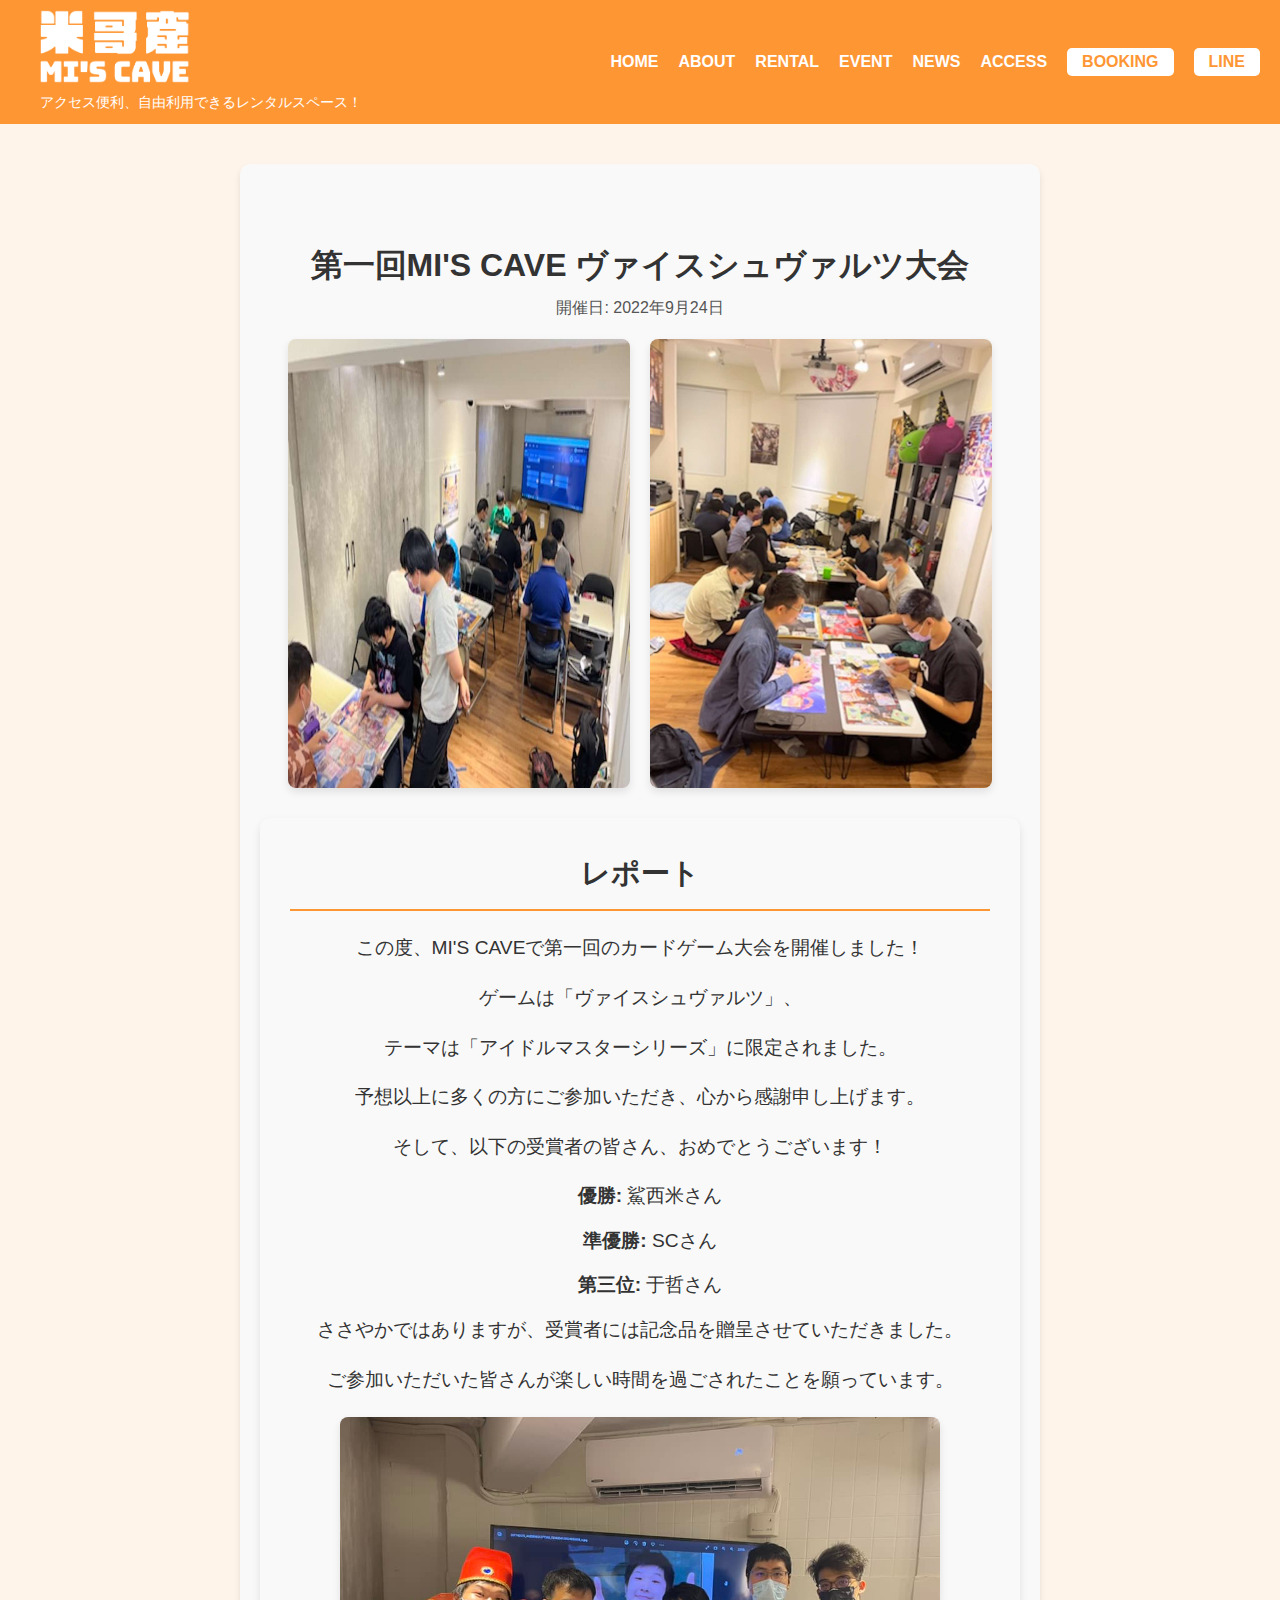
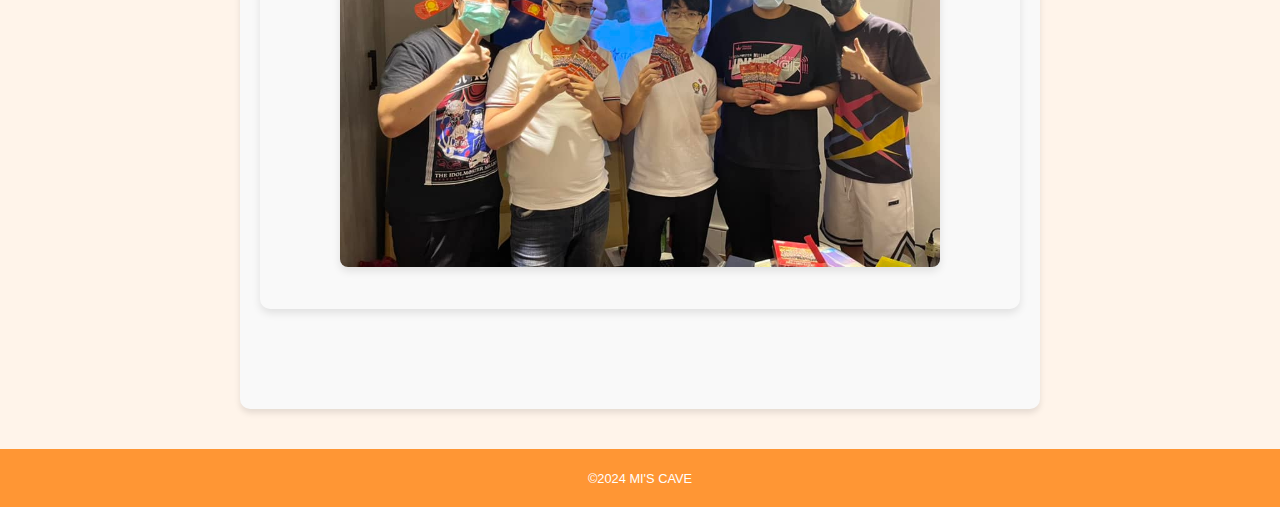
<file: SD/src/main/webapp/event/event2.html>
<!DOCTYPE html>
<html lang="ja">
<head>
    <meta charset="utf-8">
    <meta name="viewport" content="width=device-width, initial-scale=1.0">
    <meta name="description" content="MI'S CAVEイベント詳細ページ">
    <title>MI'S CAVE | イベント詳細</title>
    <link rel="stylesheet" href="../css/ress.css">
    <link rel="stylesheet" href="../css/style.css">
</head>
<body>
    <header>
        <div class="header-content">
            <div class="logo">
                <a href="../index.html">
                    <img src="../images/logo.png" alt="MI'S CAVE LOGO">
                </a>
                <p>アクセス便利、自由利用できるレンタルスペース！</p>
            </div>
            <nav>
                <div class="menu-icon" onclick="toggleMenu()">☰ MENU</div>
                <ul class="menu-list">
                    <li><a href="../index.html">HOME</a></li>
                    <li><a href="../about.html">ABOUT</a></li>
                    <li><a href="../rental.html">RENTAL</a></li>
                    <li><a href="../event.html">EVENT</a></li>
                    <li><a href="../news.html">NEWS</a></li>
                    <li><a href="../access.html">ACCESS</a></li>
                    <li class="mobile-only"><a href="https://mibooking.azurewebsites.net/booking-entry" target="_blank">BOOKING</a></li>
                    <li class="mobile-only"><a href="https://line.me/R/ti/p/@961irevm" target="_blank">LINE</a></li>
                </ul>
                <a href="https://mibooking.azurewebsites.net/booking-entry" target="_blank" class="contact-btn desktop-only">BOOKING</a>
                <a href="https://line.me/R/ti/p/@961irevm" target="_blank" class="contact-btn desktop-only">LINE</a>
            </nav>
        </div>
    </header>

    <main>
        <section class="event-details fade-in">
            <h1 class="event-title">第一回MI'S CAVE ヴァイスシュヴァルツ大会</h1>
            <p class="event-date">開催日: 2022年9月24日</p>
    
            <!-- 活動照片區塊 -->
            <div class="event-photos">
                <img src="../images/event/event2_1.jpg" alt="CARD CONTEST Photo 1" class="zoomable-image">
                <img src="../images/event/event2_2.jpg" alt="CARD CONTEST Photo 2" class="zoomable-image">
            </div>
    
            <!-- 活動記事區塊 -->
            <div class="event-description">
                <h2>レポート</h2>
                <p>この度、MI'S CAVEで第一回のカードゲーム大会を開催しました！</p>
                <p>ゲームは「ヴァイスシュヴァルツ」、</p>
                <p>テーマは「アイドルマスターシリーズ」に限定されました。</p>
                <p>予想以上に多くの方にご参加いただき、心から感謝申し上げます。</p>
                <p>そして、以下の受賞者の皆さん、おめでとうございます！</p>
                <ul>
                    <li><b>優勝:</b> 鯊西米さん</li>
                    <li><b>準優勝:</b> SCさん</li>
                    <li><b>第三位:</b> 于哲さん</li>
                </ul>
                <p>ささやかではありますが、受賞者には記念品を贈呈させていただきました。</p>
                <p>ご参加いただいた皆さんが楽しい時間を過ごされたことを願っています。</p>

                <div class="event-highlight-image">
                    <img src="../images/event/event2.jpg" alt="CARD CONTEST Photo 3" class="zoomable-image">
                </div>
            </div>
        </section>
    </main>
    <button id="backToTop">⬆</button>
    <footer>
        <li><small>&copy;2024 MI'S CAVE</small></li>
    </footer>
</body>
<script src="../script.js"></script>
</html>
</file>
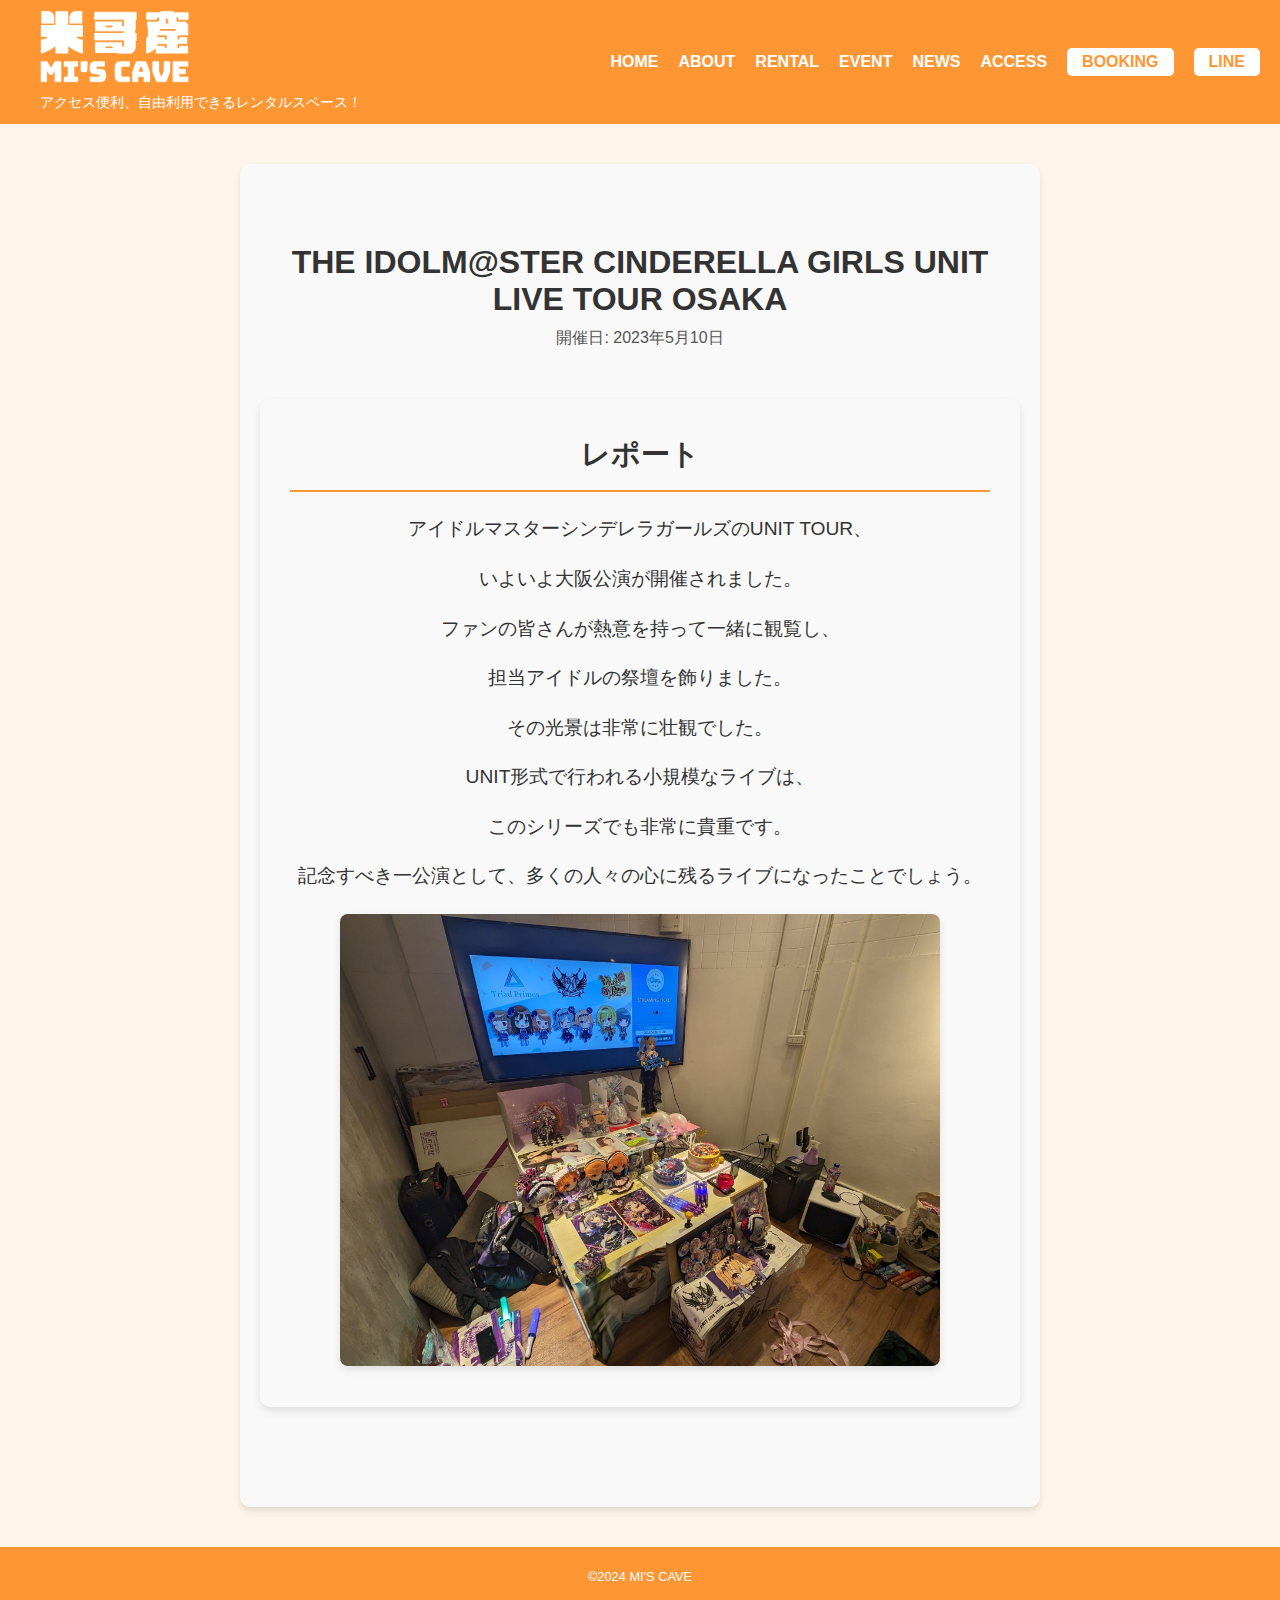
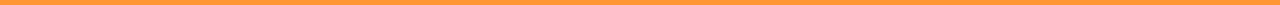
<file: SD/src/main/webapp/event/event3.html>
<!DOCTYPE html>
<html lang="ja">
<head>
    <meta charset="utf-8">
    <meta name="viewport" content="width=device-width, initial-scale=1.0">
    <meta name="description" content="MI'S CAVEイベント詳細ページ">
    <title>MI'S CAVE | イベント詳細</title>
    <link rel="stylesheet" href="../css/ress.css">
    <link rel="stylesheet" href="../css/style.css">
</head>
<body>
    <header>
        <div class="header-content">
            <div class="logo">
                <a href="../index.html">
                    <img src="../images/logo.png" alt="MI'S CAVE LOGO">
                </a>
                <p>アクセス便利、自由利用できるレンタルスペース！</p>
            </div>
            <nav>
                <div class="menu-icon" onclick="toggleMenu()">☰ MENU</div>
                <ul class="menu-list">
                    <li><a href="../index.html">HOME</a></li>
                    <li><a href="../about.html">ABOUT</a></li>
                    <li><a href="../rental.html">RENTAL</a></li>
                    <li><a href="../event.html">EVENT</a></li>
                    <li><a href="../news.html">NEWS</a></li>
                    <li><a href="../access.html">ACCESS</a></li>
                    <li class="mobile-only"><a href="https://mibooking.azurewebsites.net/booking-entry" target="_blank">BOOKING</a></li>
                    <li class="mobile-only"><a href="https://line.me/R/ti/p/@961irevm" target="_blank">LINE</a></li>
                </ul>
                <a href="https://mibooking.azurewebsites.net/booking-entry" target="_blank" class="contact-btn desktop-only">BOOKING</a>
                <a href="https://line.me/R/ti/p/@961irevm" target="_blank" class="contact-btn desktop-only">LINE</a>
            </nav>
        </div>
    </header>

    <main>
        <section class="event-details fade-in">
            <h1 class="event-title">THE IDOLM@STER CINDERELLA GIRLS UNIT LIVE TOUR OSAKA</h1>
            <p class="event-date">開催日: 2023年5月10日</p>
    
            <!-- 活動照片區塊 -->
            <div class="event-photos">

            </div>
    
            <!-- 活動記事區塊 -->
            <div class="event-description">
                <h2>レポート</h2>
                <p>アイドルマスターシンデレラガールズのUNIT TOUR、</p>
                <p>いよいよ大阪公演が開催されました。</p>
                <p>ファンの皆さんが熱意を持って一緒に観覧し、</p>
                <p>担当アイドルの祭壇を飾りました。</p>
                <p>その光景は非常に壮観でした。</p>
                <p>UNIT形式で行われる小規模なライブは、</p>
                <p>このシリーズでも非常に貴重です。</p>
                <p>記念すべき一公演として、多くの人々の心に残るライブになったことでしょう。</p>

                <div class="event-highlight-image">
                    <img src="../images/event/event3.jpg" alt="CARD CONTEST Photo 3" class="zoomable-image">
                </div>
            </div>
        </section>
    </main>
    <button id="backToTop">⬆</button>
    <footer>
        <li><small>&copy;2024 MI'S CAVE</small></li>
    </footer>
</body>
<script src="../script.js"></script>
</html>
</file>
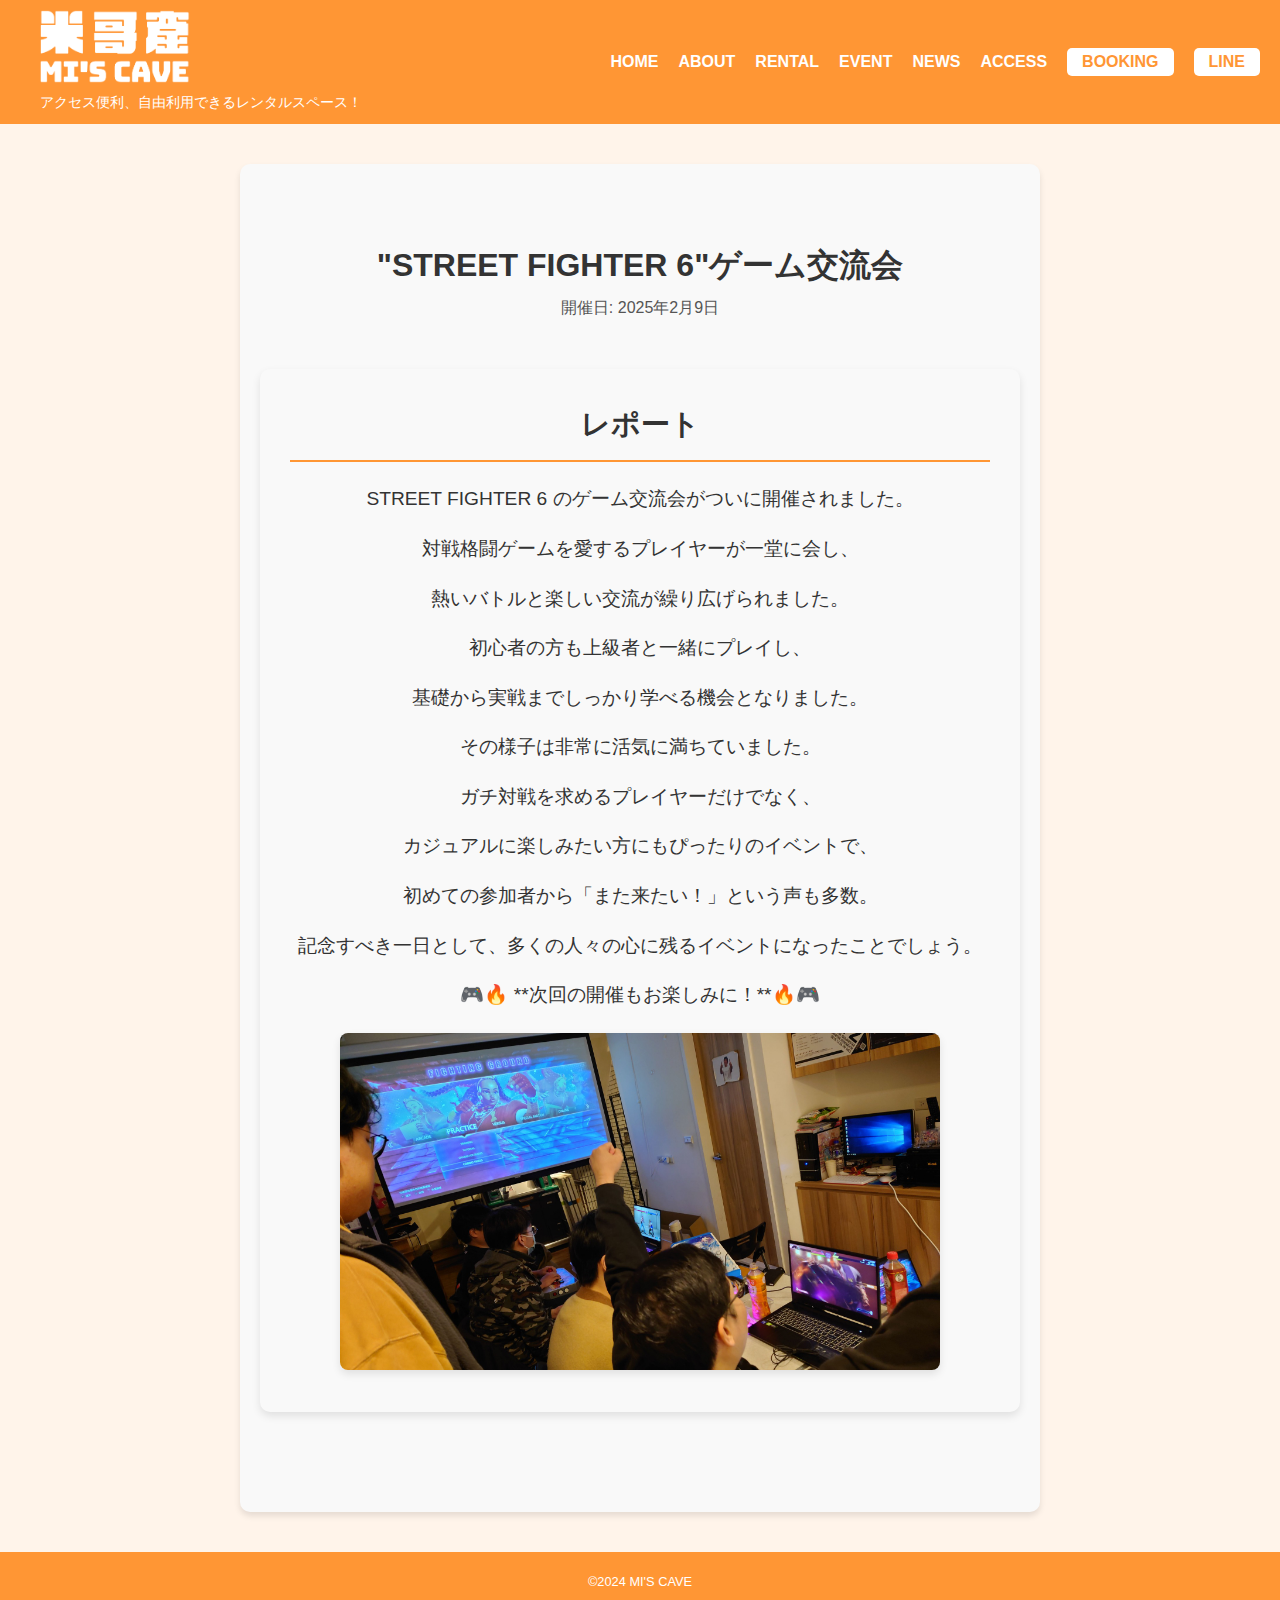
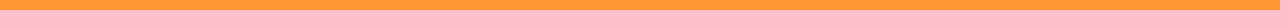
<file: SD/src/main/webapp/event/event4.html>
<!DOCTYPE html>
<html lang="ja">
<head>
    <meta charset="utf-8">
    <meta name="viewport" content="width=device-width, initial-scale=1.0">
    <meta name="description" content="MI'S CAVEイベント詳細ページ">
    <title>MI'S CAVE | イベント詳細</title>
    <link rel="stylesheet" href="../css/ress.css">
    <link rel="stylesheet" href="../css/style.css">
</head>
<body>
    <header>
        <div class="header-content">
            <div class="logo">
                <a href="../index.html">
                    <img src="../images/logo.png" alt="MI'S CAVE LOGO">
                </a>
                <p>アクセス便利、自由利用できるレンタルスペース！</p>
            </div>
            <nav>
                <div class="menu-icon" onclick="toggleMenu()">☰ MENU</div>
                <ul class="menu-list">
                    <li><a href="../index.html">HOME</a></li>
                    <li><a href="../about.html">ABOUT</a></li>
                    <li><a href="../rental.html">RENTAL</a></li>
                    <li><a href="../event.html">EVENT</a></li>
                    <li><a href="../news.html">NEWS</a></li>
                    <li><a href="../access.html">ACCESS</a></li>
                    <li class="mobile-only"><a href="https://mibooking.azurewebsites.net/booking-entry" target="_blank">BOOKING</a></li>
                    <li class="mobile-only"><a href="https://line.me/R/ti/p/@961irevm" target="_blank">LINE</a></li>
                </ul>
                <a href="https://mibooking.azurewebsites.net/booking-entry" target="_blank" class="contact-btn desktop-only">BOOKING</a>
                <a href="https://line.me/R/ti/p/@961irevm" target="_blank" class="contact-btn desktop-only">LINE</a>
            </nav>
        </div>
    </header>

    <main>
        <section class="event-details fade-in">
            <h1 class="event-title">"STREET FIGHTER 6"ゲーム交流会</h1>
            <p class="event-date">開催日: 2025年2月9日</p>
    
            <!-- 活動照片區塊 -->
            <div class="event-photos">

            </div>
    
            <!-- 活動記事區塊 -->
            <div class="event-description">
                <h2>レポート</h2>
                <p>STREET FIGHTER 6 のゲーム交流会がついに開催されました。</p>
                <p>対戦格闘ゲームを愛するプレイヤーが一堂に会し、</p>
                <p>熱いバトルと楽しい交流が繰り広げられました。</p>
                <p>初心者の方も上級者と一緒にプレイし、</p>
                <p>基礎から実戦までしっかり学べる機会となりました。</p>
                <p>その様子は非常に活気に満ちていました。</p>
                <p>ガチ対戦を求めるプレイヤーだけでなく、</p> 
                <p>カジュアルに楽しみたい方にもぴったりのイベントで、</p>
                <p>初めての参加者から「また来たい！」という声も多数。</p>
                <p>記念すべき一日として、多くの人々の心に残るイベントになったことでしょう。</p>
                <p>🎮🔥 **次回の開催もお楽しみに！**🔥🎮</p>
               
                <div class="event-highlight-image">
                    <img src="../images/event/event4.jpg" alt="CARD CONTEST Photo 4" class="zoomable-image">
                </div>
            </div>
        </section>
    </main>

    <footer>
        <li><small>&copy;2024 MI'S CAVE</small></li>
    </footer>
    <button id="backToTop">⬆</button>
</body>
<script src="../script.js"></script>
</html>
</file>
<file: SD/src/main/webapp/css/ress.css>
/*!
 * ress.css • v1.2.2
 * MIT License
 * github.com/filipelinhares/ress
 */

/* # =================================================================
   # Global selectors
   # ================================================================= */

html {
  box-sizing: border-box;
  overflow-y: scroll; /* All browsers without overlaying scrollbars */
  -webkit-text-size-adjust: 100%; /* iOS 8+ */
}

*,
::before,
::after {
  background-repeat: no-repeat; /* Set `background-repeat: no-repeat` to all elements and pseudo elements */
  box-sizing: inherit;
}

::before,
::after {
  text-decoration: inherit; /* Inherit text-decoration and vertical align to ::before and ::after pseudo elements */
  vertical-align: inherit;
}

* {
  padding: 0; /* Reset `padding` and `margin` of all elements */
  margin: 0;
}

/* # =================================================================
   # General elements
   # ================================================================= */

/* Add the correct display in iOS 4-7.*/
audio:not([controls]) {
  display: none;
  height: 0;
}

hr {
  overflow: visible; /* Show the overflow in Edge and IE */
}

/*
* Correct `block` display not defined for any HTML5 element in IE 8/9
* Correct `block` display not defined for `details` or `summary` in IE 10/11
* and Firefox
* Correct `block` display not defined for `main` in IE 11
*/
article,
aside,
details,
figcaption,
figure,
footer,
header,
main,
menu,
nav,
section,
summary {
  display: block;
}

summary {
  display: list-item; /* Add the correct display in all browsers */
}

small {
  font-size: 80%; /* Set font-size to 80% in `small` elements */
}

[hidden],
template {
  display: none; /* Add the correct display in IE */
}

abbr[title] {
  border-bottom: 1px dotted; /* Add a bordered underline effect in all browsers */
  text-decoration: none; /* Remove text decoration in Firefox 40+ */
}

a {
  background-color: transparent; /* Remove the gray background on active links in IE 10 */
  -webkit-text-decoration-skip: objects; /* Remove gaps in links underline in iOS 8+ and Safari 8+ */
}

a:active,
a:hover {
  outline-width: 0; /* Remove the outline when hovering in all browsers */
}

code,
kbd,
pre,
samp {
  font-family: monospace, monospace; /* Specify the font family of code elements */
}

b,
strong {
  font-weight: bolder; /* Correct style set to `bold` in Edge 12+, Safari 6.2+, and Chrome 18+ */
}

dfn {
  font-style: italic; /* Address styling not present in Safari and Chrome */
}

/* Address styling not present in IE 8/9 */
mark {
  background-color: #ff0;
  color: #000;
}

/* https://gist.github.com/unruthless/413930 */
sub,
sup {
  font-size: 75%;
  line-height: 0;
  position: relative;
  vertical-align: baseline;
}

sub {
  bottom: -0.25em;
}

sup {
  top: -0.5em;
}

/* # =================================================================
   # Forms
   # ================================================================= */

input {
  border-radius: 0;
}

/* Apply cursor pointer to button elements */
button,
[type="button"],
[type="reset"],
[type="submit"],
[role="button"] {
  cursor: pointer;
}

/* Replace pointer cursor in disabled elements */
[disabled] {
  cursor: default;
}

[type="number"] {
  width: auto; /* Firefox 36+ */
}

[type="search"] {
  -webkit-appearance: textfield; /* Safari 8+ */
}

[type="search"]::-webkit-search-cancel-button,
[type="search"]::-webkit-search-decoration {
  -webkit-appearance: none; /* Safari 8 */
}

textarea {
  overflow: auto; /* Internet Explorer 11+ */
  resize: vertical; /* Specify textarea resizability */
}

button,
input,
optgroup,
select,
textarea {
  font: inherit; /* Specify font inheritance of form elements */
}

optgroup {
  font-weight: bold; /* Restore the font weight unset by the previous rule. */
}

button {
  overflow: visible; /* Address `overflow` set to `hidden` in IE 8/9/10/11 */
}

/* Remove inner padding and border in Firefox 4+ */
button::-moz-focus-inner,
[type="button"]::-moz-focus-inner,
[type="reset"]::-moz-focus-inner,
[type="submit"]::-moz-focus-inner {
  border-style: 0;
  padding: 0;
}

/* Replace focus style removed in the border reset above */
button:-moz-focusring,
[type="button"]::-moz-focus-inner,
[type="reset"]::-moz-focus-inner,
[type="submit"]::-moz-focus-inner {
  outline: 1px dotted ButtonText;
}

button,
html [type="button"], /* Prevent a WebKit bug where (2) destroys native `audio` and `video`controls in Android 4 */
[type="reset"],
[type="submit"] {
  -webkit-appearance: button; /* Correct the inability to style clickable types in iOS */
}

button,
select {
  text-transform: none; /* Firefox 40+, Internet Explorer 11- */
}

/* Remove the default button styling in all browsers */
button,
input,
select,
textarea {
  background-color: transparent;
  border-style: none;
  color: inherit;
}

/* Style select like a standard input */
select {
  -moz-appearance: none; /* Firefox 36+ */
  -webkit-appearance: none; /* Chrome 41+ */
}

select::-ms-expand {
  display: none; /* Internet Explorer 11+ */
}

select::-ms-value {
  color: currentColor; /* Internet Explorer 11+ */
}

legend {
  border: 0; /* Correct `color` not being inherited in IE 8/9/10/11 */
  color: inherit; /* Correct the color inheritance from `fieldset` elements in IE */
  display: table; /* Correct the text wrapping in Edge and IE */
  max-width: 100%; /* Correct the text wrapping in Edge and IE */
  white-space: normal; /* Correct the text wrapping in Edge and IE */
}

::-webkit-file-upload-button {
  -webkit-appearance: button; /* Correct the inability to style clickable types in iOS and Safari */
  font: inherit; /* Change font properties to `inherit` in Chrome and Safari */
}

[type="search"] {
  -webkit-appearance: textfield; /* Correct the odd appearance in Chrome and Safari */
  outline-offset: -2px; /* Correct the outline style in Safari */
}

/* # =================================================================
   # Specify media element style
   # ================================================================= */

img {
  border-style: none; /* Remove border when inside `a` element in IE 8/9/10 */
}

/* Add the correct vertical alignment in Chrome, Firefox, and Opera */
progress {
  vertical-align: baseline;
}

svg:not(:root) {
  overflow: hidden; /* Internet Explorer 11- */
}

audio,
canvas,
progress,
video {
  display: inline-block; /* Internet Explorer 11+, Windows Phone 8.1+ */
}

/* # =================================================================
   # Accessibility
   # ================================================================= */

/* Hide content from screens but not screenreaders */
@media screen {
  [hidden~="screen"] {
    display: inherit;
  }
  [hidden~="screen"]:not(:active):not(:focus):not(:target) {
    position: absolute !important;
    clip: rect(0 0 0 0) !important;
  }
}

/* Specify the progress cursor of updating elements */
[aria-busy="true"] {
  cursor: progress;
}

/* Specify the pointer cursor of trigger elements */
[aria-controls] {
  cursor: pointer;
}

/* Specify the unstyled cursor of disabled, not-editable, or otherwise inoperable elements */
[aria-disabled] {
  cursor: default;
}

/* # =================================================================
   # Selection
   # ================================================================= */

/* Specify text selection background color and omit drop shadow */

::-moz-selection {
  background-color: #b3d4fc; /* Required when declaring ::selection */
  color: #000;
  text-shadow: none;
}

::selection {
  background-color: #b3d4fc; /* Required when declaring ::selection */
  color: #000;
  text-shadow: none;
}
</file>
<file: SD/src/main/webapp/css/style.css>
@charset "utf-8";

/* 基礎樣式 */
* {
    margin: 0;
    padding: 0;
    box-sizing: border-box;
    font-family: Arial, sans-serif; 
}

body {
    color: #333;
    background-color: rgba(255, 150, 52, 0.1); /* 淺橘色背景 */
}

.logo {
    flex: 1;
    display: flex;
    flex-direction: column; /* 改為垂直排列 */
    align-items: flex-start; /* LOGO 和副標靠左對齊 */
    text-align: left; /* 確保文字左對齊 */
    margin-left: 20px; /* 與左側邊界保持間距 */
}

.logo img {
    max-width: 150px; /* LOGO 圖片的最大寬度 */
    height: auto; /* 保持比例 */
    margin-bottom: 5px; /* 圖片與副標文字間距 */
}

.logo p {
    font-size: 0.9em; /* 副標字體大小 */
    margin: 0; /* 移除多餘空間 */
    line-height: 1.5; /* 增加行間距 */
}

.logo a {
    text-decoration: none; /* 去掉連結的底線 */
    color: inherit; /* 繼承父元素的顏色 */
}
.logo {
    flex: 1;
}

.logo p {
    font-size: 0.9em;
}

.fade-in { /*滾動*/
    opacity: 0;
    transform: translateY(20px);
    transition: opacity 0.6s ease-out, transform 0.6s ease-out;
}

.fade-in.show {
    opacity: 1;
    transform: translateY(0);
}

/* 標頭設置 */
header {
    background-color: #ff9634;
    color: white;
    padding: 10px 20px;
    display: flex;
    align-items: center;
    justify-content: space-between;
}

.header-content {
    display: flex;
    width: 100%;
    align-items: center;
    justify-content: space-between;
}

nav {
    display: flex;
    align-items: center;
}

.menu-icon {
    display: none;
    font-size: 1.5em;
    cursor: pointer;
}

.menu-list {
    list-style: none;
    display: flex;
    gap: 20px;
    z-index: 100;
}

.menu-list li a {
    color: white;
    text-decoration: none;
    font-weight: bold;
}

.contact-btn {
    background-color: white;
    color: #ff9634;
    padding: 5px 15px;
    margin-left: 20px;
    border-radius: 5px;
    text-decoration: none;
    font-weight: bold;
}

.social-icons {
    display: flex;
    gap: 10px;
    margin-left: 20px;
}

.social-icons a img {
    width: 20px;
    height: 20px;
}

#backToTop {
    position: fixed;
    bottom: 20px;
    right: 20px;
    width: 50px;
    height: 50px;
    background: rgba(220, 86, 9, 0.8); /* 半透明藍色 */
    color: white;
    font-size: 24px;
    text-align: center;
    line-height: 50px;
    border-radius: 50%; /* 讓按鈕變成圓形 */
    box-shadow: 0 4px 10px rgba(0, 0, 0, 0.2); /* 陰影提升立體感 */
    border: none;
    cursor: pointer;
    transition: all 0.3s ease-in-out;
    opacity: 0;
    transform: scale(0.8);
    pointer-events: none; /* 預設隱藏時，避免點擊 */
    z-index: 1000;
}

#backToTop.show {
    opacity: 1;
    transform: scale(1);
    pointer-events: auto; /* 顯示時才可以點擊 */
}

#backToTop:hover {
    background: rgba(255, 87, 34, 0.9); /* 滑鼠懸停時變成橘色 */
}

#backToTop:active {
    transform: scale(0.9); /* 點擊時縮小，增加回饋感 */
}

.mobile-only {
    display: none; /* 預設隱藏手機選單的 BOOKING 和 LINE */
}

/* 手機版樣式 */
@media (max-width: 768px) {
    .menu-list {
        display: none; 
        flex-direction: column;
        position: absolute;
        top: 50px;
        right: 20px;
        background-color: #ff9634;
        padding: 10px;
        border-radius: 5px;
    }

    .menu-list.active {
        display: flex; /* クリク */
    }

    .menu-icon {
        display: block; /* スマホ＞MENU */
        color: white;
        position: absolute;
        top: 10px;
        right: 20px;
    }

    .contact-btn,
    .social-icons {
        display: none; 
    }

    .slideshow {
        margin-bottom: 10px; /* 手機端減少間距 */
    }

    .some-section-below-slideshow {
        margin-top: 10px; /* 手機端減少間隔 */
    }

    .desktop-only {
        display: none !important; /* 隱藏桌面版的獨立按鈕 */
    }

    .mobile-only {
        display: block !important; /* 顯示手機選單內的 BOOKING 和 LINE */
    }
}

/* 輪播區設置 */
.slideshow {
    position: relative;
    width: 100%;
    max-height: 600px; /* 限制最大高度，但不固定 */
    overflow: hidden;
}

.slide {
    position: absolute;
    width: 100%;
    height: auto; /* 讓 .slide 根據圖片大小自動調整 */
    opacity: 0;
    transition: opacity 1s ease-in-out;
}

/* 讓 active 的 .slide 顯示 */
.slide.active {
    opacity: 1;
    position: relative; /* 讓 active 的圖片保持在正常 flow */
}

/* 確保圖片填滿 .slide */
.slide img {
    width: 100%;
    height: 100%;
    object-fit: cover; /* 確保圖片填滿，但不變形 */
}

.overlay-text {
    position: absolute;
    top: 40%;
    left: 10%;
    color: white;
    background: rgba(0, 0, 0, 0.7);
    padding: 20px;
    border-radius: 5px;
}

.overlay-text h2 {
    font-size: 2.5em;
    margin-bottom: 10px;
}

.overlay-text p {
    font-size: 1.5em;
}

/* section */

section {
    padding: 80px 20px; /* 增加區塊的上下間距 */
    text-align: center;
    margin: 0 auto;
    margin-top: 40px;
    max-width: 800px;
    background-color: #f9f9f9; /* 輕微背景色分隔區塊 */
    border-radius: 10px; /* 圓角效果 */
    box-shadow: 0 4px 6px rgba(0, 0, 0, 0.1); /* 添加陰影 */
    margin-bottom: 40px; /* 每個區塊之間的間距 */
}
.first-section {
    padding: 50px 30px;
    background-image: url('../images/welcome.png');
    background-size: 100% auto;
    border-radius: 15px; /* 圓角讓它更像木板 */
    max-width: 900px;
    text-align: center;
    margin: 80px auto; /* 讓區塊稍微下移，避免擠到 */
    box-shadow: 0 8px 12px rgba(0, 0, 0, 0.2); /* 增加陰影，讓告示牌浮起 */
    position: relative;
    border: 8px solid #c69c6d; /* 深木色邊框 */
}

/* 左邊釘子 */
.first-section .pin-left {
    position: absolute;
    top: -12px;
    left: 30px; /* 讓釘子靠左 */
    width: 15px;
    height: 15px;
    background: radial-gradient(circle, #666, #333);
    border-radius: 50%;
    box-shadow: 0 2px 5px rgba(0, 0, 0, 0.5); /* 讓釘子有立體感 */
}

/* 右邊釘子 */
.first-section .pin-right {
    position: absolute;
    top: -12px;
    right: 30px; /* 讓釘子靠右 */
    width: 15px;
    height: 15px;
    background: radial-gradient(circle, #666, #333);
    border-radius: 50%;
    box-shadow: 0 2px 5px rgba(0, 0, 0, 0.5);
}

/* 文字設計，像公告板上的標語 */
.first-section h2 {
    font-size: 28px;
    font-weight: bold;
    color: #5a3e1b; /* 深木色文字 */
    text-shadow: 1px 1px 3px rgba(0, 0, 0, 0.2);
    font-family: 'Noto Sans JP', sans-serif; /* 讓字體更自然 */
}

.first-section h3 {
    font-size: 1.5em;
    margin-top: 10px;
    font-weight: normal;
    color: #555; /* 灰色文字 */
}

.first-section hr {
    width: 50px;
    height: 2px;
    
    margin: 20px auto;
    border: none;
    border-radius: 2px;
}

/* 基本樣式 */
.additional-section {
    margin: 40px auto;
    padding: 20px;
    background-image: url('../images/welcome.png');
    background-size: cover; /* 背景填滿區域 */
    background-position: center; /* 確保圖片居中對齊 */
    border-radius: 10px;
    box-shadow: 0 4px 6px rgba(0, 0, 0, 0.1);
    text-align: center;
    max-width: 1000px;
}

.additional-section h2 {
    font-size: 1.8em;
    color: #333;
    margin-bottom: 15px;
}

.additional-section hr {
    width: 50%;
    margin: 15px auto;
    border: 2px solid #ff9634;
}

.additional-section p {
    margin-bottom: 20px;
    color: #555;
    font-size: 1.1em;
}

/* Sub-section 圖片區塊樣式 */
.sub-section {
    display: flex;
    justify-content: center;
    gap: 20px;
    margin-top: 20px;
}

.sub-item {
    text-align: center;
    flex: 1;
}

.sub-item img {
    width: 100px; /* 圖片直徑 */
    height: 100px; /* 圖片直徑 */
    object-fit: cover; /* 確保圖片比例正確 */
    border-radius: 50%; /* 圓形圖片 */
    margin-bottom: 10px;
    box-shadow: 0px 4px 6px rgba(0, 0, 0, 0.1); /* 添加輕微陰影 */
}

.sub-item p {
    font-size: 1.3em; /* 增加字體大小 */
    line-height: 1.8; /* 提升可讀性 */
    font-weight: 500; /* 適度加粗 */
    color: #333; /* 深灰色字體 */
    font-family: 'Arial', sans-serif; /* 使用無襯線字體 */
    margin-bottom: 10px; /* 增加段落間距 */
}
/* 更多按鈕樣式 */
.more-btn {
    display: inline-block;
    padding: 10px 20px;
    border: 2px solid #ff9634;
    border-radius: 5px;
    color: #ff9634;
    font-weight: bold;
    text-decoration: none;
    margin-top: 15px;
    transition: all 0.3s ease;
}

.more-btn:hover {
    background-color: #ff9634;
    color: #fff;
}

/* 圖示樣式 */
.icon {
    font-size: 1.2em; /* 調整圖示大小 */
    color: #ff9634; /* 統一圖示顏色 */
}



/* footer */

footer {
    background-color: #ff9634; 
    color: white;
    padding: 20px;
    text-align: center;
    display: flex;
    justify-content: center;
    align-items: center;
    flex-direction: column;
}

footer ul {
    list-style-type: none;
    padding: 0;
    margin: 0;
}

footer li {
    display: inline; 
}

footer p {
    margin: 0;
    font-size: 1em; 
}

/* ----- about ------ */

.about-section {
    max-width: 1200px;
    margin: 40px auto;
    padding: 40px 20px;
    background-image: url('../images/welcome.png');
    background-size: cover; /* 背景填滿區域 */
    background-position: center; /* 確保圖片居中對齊 */
    
    box-shadow: 0px -2px 4px rgba(0, 0, 0, 0.1); /* 添加陰影 */
}

.about-row {
    display: flex;
    align-items: center;
    margin-bottom: 40px;
    border: 1px solid #ddd; /* 圖與文字之間的邊框 */
    border-radius: 8px; /* 圓角 */
    background-color: #fff; /* 圖文區域背景色 */
    box-shadow: 0 2px 4px rgba(0, 0, 0, 0.1); /* 添加陰影 */
    padding: 20px; /* 圖文區域的內間距 */
}

.about-row.reverse {
    flex-direction: row-reverse;
}

.about-image {
    flex: 1;
    padding: 20px;
}

.about-image img {
    width: 100%;
    height: auto;
    border-radius: 8px;
    box-shadow: 0px 4px 6px rgba(0, 0, 0, 0.1); /* 圖片陰影 */
}

.zoomable-image {
    cursor: pointer; /* 滑鼠指標顯示可點擊 */
    touch-action: manipulation; /* 禁止長按行動裝置選單 */
}

.about-text {
    flex: 1;
    padding: 20px;
    font-size: 1.1em;
    line-height: 1.8;
    color: #333;
    border: 1px solid #ddd; /* 柔和的灰色邊框 */
    border-radius: 8px; /* 圓角邊框 */
    background-color: #fafafa; /* 柔和的背景色 */
    box-shadow: 0px 4px 6px rgba(0, 0, 0, 0.05); /* 輕微的陰影效果 */
}

.about-text p {
        font-size: 1.1em; /* 增加字體大小 */
        line-height: 1.8; /* 提升可讀性 */
        font-weight: 500; /* 適度加粗 */
        color: #333; /* 深灰色字體 */
        font-family: 'Arial', sans-serif; /* 使用無襯線字體 */
        margin-bottom: 10px; /* 增加段落間距 */
}

.about-text i {
    font-size: 0.9em;
    color: #555;
}

.section-title {
    text-align: center;
    font-size: 2em;
    margin: 40px 0 20px;
    color: #333;
}

/* 設備・備品表格樣式 */
.equipment-section {
    margin: 20px auto;
    padding: 20px;
    max-width: 1200px;
    background-image: url('../images/welcome.png');
    background-size: cover; /* 背景填滿區域 */
    background-position: center; /* 確保圖片居中對齊 */
    border-radius: 8px;
    box-shadow: 0px 4px 6px rgba(0, 0, 0, 0.1);
}

.section-title {
    font-size: 2.2em; /* 調整字體大小 */
    font-weight: bold;
    color: #333; /* 深灰色 */
    text-align: center;
    margin: 40px 0 20px; /* 增加上下間距 */
    letter-spacing: 1.5px; /* 增加字間距 */
    position: relative;
}

.section-title::after {
    content: "";
    display: block;
    width: 50%; /* 分隔線的寬度 */
    height: 3px; /* 分隔線的高度 */
    background-color: #ff9634; /* 橘色 */
    margin: 10px auto 0;
    border-radius: 3px; /* 添加圓角 */
}


.equipment-table {
    width: 100%;
    border-collapse: collapse;
    margin: 0 auto;
}

.equipment-table th,
.equipment-table td {
    padding: 12px 15px;
    border: 1px solid #ddd;
    text-align: center;
    font-size: 1em;
    color: #555;
}

.equipment-table th {
    background-color: #ff9634;
    color: white;
    border-bottom: 2px solid #ff9634; /* 橘色底線 */
    font-weight: bold;
}

/* 偶數行的背景色 */
.equipment-table tr:nth-child(even) {
    background-color: #f9f9f9; /* 淺灰色背景區分 */
}

/* 奇數行的背景色 */
.equipment-table tr:nth-child(odd) {
    background-color: #ffffff; /* 保持白色 */
}

.equipment-table tr:hover {
    background-color: #ffe5d0;
}

.about-intro {
    background-image: url('../images/welcome.png');
    background-size: cover; /* 背景填滿區域 */
    background-position: center; /* 確保圖片居中對齊 */
    padding: 30px; /* 增加內部間距 */
    border-radius: 10px; /* 圓角 */
    box-shadow: 0 4px 8px rgba(0, 0, 0, 0.1); /* 添加陰影效果 */
    max-width: 900px; /* 限制內容寬度 */
    margin: 20px auto; /* 置中對齊並與上下內容保持間距 */
}

.about-content {
    background-color: rgba(255, 255, 255, 0.9); /* 白色背景 + 透明度 */
    padding: 25px; /* 內邊距 */
    border-radius: 10px; /* 圓角 */
    box-shadow: 0 2px 5px rgba(0, 0, 0, 0.1); /* 輕微陰影 */
    text-align: justify; /* 兩端對齊 */
}

.about-content p {
    font-size: 1.2rem; /* 字體大小 */
    line-height: 1.8; /* 增加行距 */
    color: #333; /* 深灰色字體 */
    margin-bottom: 15px; /* 段落間距 */
}

.additional-gallery {
    margin: 40px auto;
    padding: 20px;
    background-color: #f9f9f9; /* 柔和背景色 */
    border-radius: 8px;
    box-shadow: 0 4px 8px rgba(0, 0, 0, 0.1); /* 添加陰影 */
    text-align: center;
}

.image-row {
    display: flex;
    justify-content: center;
    gap: 20px; /* 圖片之間的間距 */
    flex-wrap: wrap; /* 小螢幕時換行 */
    margin-top: 20px;
}

.image-row img {
    width: 30%; /* 每張圖片佔 30% */
    max-width: 200px; /* 圖片最大寬度 */
    height: auto; /* 保持比例 */
    border-radius: 8px;
    box-shadow: 0 4px 6px rgba(0, 0, 0, 0.1); /* 圖片陰影 */
    cursor: pointer;
    transition: transform 0.3s ease;
}

.image-row img:active {
    transform: scale(2); /* 點擊放大 */
    z-index: 10;
}

.image-caption {
    font-size: 0.9rem;
    color: #555;
    margin-top: 10px;
    text-align: center;
}

/* Lightbox 設定 */
.lightbox {
    display: none;
    position: fixed;
    top: 0;
    left: 0;
    width: 100%;
    height: 100%;
    background: rgba(0, 0, 0, 0.7); /* 背景遮罩 */
    justify-content: center;
    align-items: center;
    z-index: 1000;
    padding: 20px;
}

/* 讓圖片正常放大顯示，不做任何大小限制 */
.lightbox img {
    max-width: 90%;
    max-height: 90%;
    border-radius: 10px;
    box-shadow: 0 8px 16px rgba(255, 255, 255, 0.3);
    cursor: pointer;
}

/* 關閉按鈕 */
.lightbox-close {
    z-index: 2000; /* 確保按鈕顯示在最上層 */
    position: absolute;
    top: 15px;
    right: 25px;
    font-size: 30px;
    color: white;
    cursor: pointer;
}

/* phone */
@media (max-width: 768px) {
    .about-row {
        flex-direction: column; /* phone > 上下 */
    }

    .about-row.reverse {
        flex-direction: column; /* reverse狀態確保 */
    }

    .about-text, .about-image {
        padding: 10px;
    }
    
    .lightbox img {
        max-width: 90vw; /* 限制最大寬度為 90% 視窗寬度 */
        max-height: 90vh; /* 限制最大高度為 90% 視窗高度 */
        object-fit: contain; /* 確保圖片比例不變形 */
    }
}

/* ----------rental------------ */

/* 主容器 */
.rental-container {
    max-width: 1000px;
    margin: 20px auto;
    padding: 20px;
    display: flex;
    flex-direction: column;
    align-items: center;
    background-image: url('../images/welcome.png');
    background-size: cover; /* 背景填滿區域 */
    background-position: center; /* 確保圖片居中對齊 */
    border-radius: 10px;
    box-shadow: 0 4px 8px rgba(0, 0, 0, 0.1);
}

.center-content h2 {
    text-align: center; /* 水平置中 */
    margin: 40px 0; /* 增加上下間距 */
    font-size: 2em; /* 調整字體大小 */
    color: #333; /* 確保與其他文字風格一致 */
}

.center-content h2::after {
    content: "";
    display: block;
    width: 50%; /* 分隔線的長度 */
    height: 4px; /* 分隔線的厚度 */
    background: #ff9634; /* 橘色分隔線 */
    margin: 10px auto 0; /* 與標題的間距，分隔線置中 */
}

/* 標題 */
.rental-container h2 {
    text-align: center;
    font-size: 2em;
    color: #333;
    margin-bottom: 20px;
}

/* 主要佈局 */
.rental-wrapper {
    display: flex;
    flex-direction: row;
    justify-content: space-between;
    align-items: flex-start;
    gap: 20px;
    width: 100%;
}

/* 表單區域 */
.form-container {
    flex: 1;
    max-width: 45%;
    border: 2px solid #ccc;
    border-radius: 10px;
    padding: 20px;
    background-color: #f9f9f9;
    box-shadow: 0 4px 8px rgba(0, 0, 0, 0.1);
    text-align: center;
}

.form-container label {
    font-size: 1.1em;
    display: block;
    margin-bottom: 10px;
    font-weight: bold;
    color: #333;
}

.form-container input {
    width: calc(100% - 20px);
    padding: 10px;
    margin-bottom: 20px;
    font-size: 1.1em;
    border: 1px solid #ccc;
    border-radius: 5px;
    box-sizing: border-box;
}

/* Checkbox 區域 */
.checkbox-group {
    display: flex;
    flex-direction: column; /* 垂直排列每個選項 */
    gap: 10px; /* 選項之間的間距 */
}

.checkbox-group label {
    display: flex;
    align-items: center; /* 確保 Checkbox 與文字垂直方向對齊 */
    gap: 8px; /* Checkbox 與文字之間的水平間距 */
    font-size: 1.1rem; /* 文字大小 */
    color: #333; /* 文字顏色 */
}

.checkbox-group input[type="checkbox"] {
    margin: 0; /* 移除預設外邊距 */
    flex-shrink: 0; /* 防止 Checkbox 被壓縮 */
    width: 20px; /* 調整 Checkbox 寬度 */
    height: 20px; /* 調整 Checkbox 高度 */
}

.checkbox-group label {
    justify-content: flex-start; /* 保證左對齊 */
}

/* 提交按鈕 */
.form-container button {
    display: block;
    width: 100%;
    padding: 12px;
    font-size: 1.2em;
    background-color: #ff9634;
    color: white;
    border: none;
    border-radius: 5px;
    cursor: pointer;
    text-align: center;
    margin-top: 10px;
    transition: background-color 0.3s ease;
}

.form-container button:hover {
    background-color: #e55b2c;
}

.clear-btn {
    background-color: #ccc; /* 灰色背景，和主要按鈕區別 */
    color: #333; /* 文字顏色 */
    margin-top: 10px;
    padding: 12px;
    font-size: 1.2em;
    width: 100%;
    border: none;
    border-radius: 5px;
    cursor: pointer;
    transition: background-color 0.3s ease;
}

.clear-btn:hover {
    background-color: #bbb; /* 滑鼠移上去時變深 */
}

/* 結果顯示區 */
.result-container {
    flex: 1;
    max-width: 45%;
    padding: 20px;
    border: 2px solid #ccc;
    border-radius: 10px;
    background-color: #fff;
    box-shadow: 0 4px 8px rgba(0, 0, 0, 0.1);
    text-align: center;
}

.result-container h3 {
    font-size: 1.5rem;
    color: #ff9634;
    margin-bottom: 20px;
}

#selected-options {
    list-style-type: none;
    padding: 0;
    margin: 0 0 20px;
    text-align: left;
}

#selected-options li {
    margin-bottom: 10px;
    font-size: 1rem;
    color: #333;
}

#estimate-result {
    font-size: 1.5rem;
    font-weight: bold;
    color: #444;
    background-color: #f9f9f9;
    padding: 10px;
    border-radius: 5px;
    text-align: center;
    border: 1px solid #ddd;
}

@media (max-width: 768px) {
    .rental-wrapper {
        flex-direction: column;
        align-items: center;
        gap: 20px;
    }

    .form-container,
    .result-container {
        max-width: 100%;
    }
}

/* スケジュール置中 */
.center-content iframe {
    margin: 20px auto;
    display: block;
    border-radius: 10px;
    box-shadow: 0 4px 8px rgba(0, 0, 0, 0.1);
}

.external-booking-container {
    text-align: center;
    margin: 20px auto;
    padding: 20px;
    border: 1px solid #ddd;
    border-radius: 8px;
    background-color: #fff;
    box-shadow: 0 4px 6px rgba(0, 0, 0, 0.1);
}

.booking-button {
    display: inline-block;
    padding: 12px 20px;
    margin-top: 10px;
    font-size: 1.2em;
    color: #fff;
    background-color: #ff9634;
    text-decoration: none;
    border-radius: 8px;
    transition: background-color 0.3s ease;
}

.booking-button:hover {
    background-color: #e85a00;
}

.external-booking{
    background-image: url('../images/welcome.png');
    background-size: cover; /* 背景填滿區域 */
    background-position: center; /* 確保圖片居中對齊 */
}

.equipment-table {
    width: 100%;
    border-collapse: collapse;
    margin: 0 auto;
}

.equipment-table th,
.equipment-table td {
    padding: 12px 15px;
    border: 1px solid #ddd;
    text-align: center;
    font-size: 1em;
    color: #555;
}

.equipment-table tr:nth-child(even) {
    background-color: #f3f3f3;
}

.equipment-table tr:hover {
    background-color: #ffe5d0;
}

.external-booking-container .notice {
    margin-top: 10px;
    font-size: 0.9rem;
    color: #555;
    text-align: center;
}

.external-booking-container .notice a {
    color: #ff9634; /* 橘色連結 */
    text-decoration: underline;
}

.external-booking-container .notice a:hover {
    color: #ff6f00; /* 深橘色，滑鼠懸停時變化 */
    text-decoration: none;
}

/* ----------ACCESS----------- */

.access-main-content {
    display: flex;
    flex-direction: column;
    align-items: center;
    text-align: center;
    padding: 20px;
    background-image: url('../images/welcome.png');
    background-size: cover; /* 背景填滿區域 */
    background-position: center; /* 確保圖片居中對齊 */
    border-radius: 10px; /* 圓角 */
    box-shadow: 0px 4px 8px rgba(0, 0, 0, 0.1); /* 添加陰影 */
    margin: 30px auto;
    max-width: 1200px; /* 限制區域寬度 */
}

.access_h2 {
    position: relative;
    font-size: 2em;
    color: #333;
    margin: 40px auto;
    text-align: center;
    display: flex;
    flex-direction: column;
    align-items: center; /* 置中對齊 */
}

.access_h2::after {
    content: "";
    display: block;
    width: 50%; /* 分隔線的寬度 */
    height: 4px; /* 分隔線的高度 */
    background-color: #ff9634; /* 橘色分隔線 */
    margin-top: 10px; /* 與文字的間距 */
}
.access-map-container {
    margin-bottom: 30px;
    padding: 15px;
    border: 1px solid #ddd; /* 增加邊框 */
    border-radius: 8px; /* 圓角 */
    background-color: #fff; /* 地圖背景為白色 */
}

.access-contact-info {
    max-width: 800px;
    text-align: left;
    margin: 20px auto;
    padding: 20px;
    border: 1px solid #ddd; /* 添加邊框 */
    border-radius: 8px; /* 圓角 */
    background-color: #fff; /* 白色背景 */
    box-shadow: 0px 2px 4px rgba(0, 0, 0, 0.1); /* 陰影效果 */
}

.access-contact-info h2 {
    font-size: 1.4em;
    margin-top: 20px;
    color: #333;
    border-bottom: 2px solid #ff9634; /* 添加底線 */
    padding-bottom: 5px;
}

.access-contact-info p {
    margin: 0 0 15px;
    line-height: 1.8; /* 增加行距 */
    color: #555;
}

.highlight {
    color: #ff9634; /* 橘色強調色 */
    font-weight: bold; /* 加粗 */
}

.access-contact-info b {
    font-weight: bold; /* 預設加粗樣式 */
    color: #333; /* 保持正常顏色 */
}

.nearby-section .event-list {
    display: flex;
    flex-wrap: wrap; /* 允許換行 */
    gap: 20px; /* 每個卡片之間的間距 */
    justify-content: center;
    max-width: 1200px; /* 限制整體寬度 */
    margin: 0 auto; /* 置中對齊 */
}

.nearby-section .event-item {
    width: calc(33.333% - 20px); /* 設定每個卡片佔 1/3 寬度，減去間距 */
    max-width: 300px; /* 設定卡片最大寬度 */
    height: auto; /* 自動調整高度 */
    border: 1px solid #ddd;
    border-radius: 8px;
    overflow: hidden;
    box-shadow: 0px 4px 8px rgba(0, 0, 0, 0.1);
    background-color: #fff;
    transition: transform 0.3s ease;
    display: flex;
    flex-direction: column;
}

.nearby-section .event-item img {
    width: 100%;
    height: 150px; /* 固定圖片高度 */
    object-fit: cover;
    border-bottom: 1px solid #ddd;
}

.nearby-section .event-info {
    padding: 10px;
    text-align: center;
}

.nearby-section .event-info h3 {
    font-size: 1.1em;
    margin-bottom: 5px;
    color: #333;
}

.nearby-section .event-info p {
    font-size: 0.9em;
    color: #555;
}

.nearby-section a{
    margin-bottom: 10px;
}

/* 在小螢幕下調整為每列 1 或 2 個 */
@media (max-width: 768px) {
    .nearby-section .event-item {
        width: calc(50% - 20px); /* 小螢幕時每列顯示 2 個 */
    }
}

@media (max-width: 480px) {
    .nearby-section .event-item {
        width: 100%; /* 最小螢幕時每列顯示 1 個 */
    }
}

/* -------NEWS------- */

/* NEWS 主容器樣式 */
.news_section {
    max-width: 1000px;
    margin: 20px auto;
    padding: 30px 20px;
    background-image: url('../images/welcome.png');
    background-size: cover; /* 背景填滿區域 */
    background-position: center; /* 確保圖片居中對齊 */
    border-radius: 8px;
    box-shadow: 0 4px 8px rgba(0, 0, 0, 0.1); /* 輕微陰影 */
}

/* NEWS 標題樣式 */
.news_h2 {
    margin-top: 40px;
    text-align: center;
    color: #444; /* 標題色 */
    font-size: 2em;
    margin-bottom: 20px;
    letter-spacing: 1px;
}

.news_h2::after {
    content: "";
    display: block;
    width: 50%; /* 分隔線的長度 */
    height: 4px; /* 分隔線的厚度 */
    background: #ff9634; /* 橘色分隔線 */
    margin: 10px auto 0; /* 與標題的間距，分隔線置中 */
}

/* 新聞列表 */
.news_list {
    display: flex;
    flex-direction: column;
    gap: 20px; /* 每條新聞間距 */
}

/* 新聞項目 */
.news_item {
    background-color: rgba(255, 255, 255, 0.9);
    border: 1px solid #ffdcb2;
    border-radius: 5px;
    box-shadow: 0 2px 4px rgba(0, 0, 0, 0.1);
    overflow: hidden;
    transition: transform 0.2s ease, box-shadow 0.2s ease;
}

.news_item:hover {
    transform: translateY(-3px); /* 滑鼠移入浮起效果 */
    box-shadow: 0 4px 6px rgba(0, 0, 0, 0.15);
}

/* 新聞摘要 */
.news_item summary {
    padding: 15px;
    cursor: pointer;
    background-color: rgba(255, 230, 200, 0.8); /* 橙色背景 */
    font-size: 1.2rem;
    display: flex;
    flex-direction: column;
    gap: 5px;
    transition: background 0.3s ease;
}

.news_item summary:hover {
    background-color: rgba(255, 215, 170, 0.9);
}

/* 日期樣式 */
.news_date {
    color: #ff7f50;
    font-weight: bold;
}

/* 類別樣式 */
.news_category {
    display: inline-block;
    padding: 5px 10px;
    background-color: #ffae72;
    color: white;
    border-radius: 5px;
    font-size: 0.9rem;
}

/* 標題樣式 */
.news_title {
    font-size: 1.5rem;
    color: #333;
    margin-top: 10px;
}

/* 內容樣式 */
.news_content {
    padding: 15px;
    background-color: #fff;
    color: #444;
    font-size: 1rem;
    line-height: 1.6;
    border-top: 1px solid #ffdcb2;
}

/* 清單樣式 */
.news_content ul {
    list-style-type: none;
    padding-left: 0;
    margin: 10px 0;
}

.news_content ul li {
    margin-bottom: 5px;
}

/* ------- EVENT ------- */

.event-section {
    padding: 40px 20px;
    text-align: center;
    background-color: #f9f9f9;
    border-radius: 10px;
    margin: 30px auto;
}

.event_h2 {
    margin-top: 40px;
    text-align: center;
    color: #444; /* 標題色 */
    font-size: 2em;
    margin-bottom: 20px;
    letter-spacing: 1px;
}

.event_h2::after {
    content: "";
    display: block;
    width: 50%; /* 分隔線的長度 */
    height: 4px; /* 分隔線的厚度 */
    background: #ff9634; /* 橘色分隔線 */
    margin: 10px auto 0; /* 與標題的間距，分隔線置中 */
}

.section-title {
    font-size: 2em;
    margin-bottom: 20px;
    color: #333;
    text-transform: uppercase;
    position: relative;
}

.section-title::after {
    content: '';
    display: block;
    width: 50%;
    height: 4px;
    background-color: #ff9634;
    margin: 10px auto 0;
}

.event-list {
    display: flex;
    flex-wrap: wrap;
    gap: 20px;
    justify-content: center;
}

.event-item {
    width: 250px; /* 縮小寬度以接近正方形 */
    height: 300px; /* 固定高度 */
    border: 1px solid #ddd;
    border-radius: 8px;
    overflow: hidden;
    box-shadow: 0px 4px 8px rgba(0, 0, 0, 0.1);
    background-color: #fff;
    transition: transform 0.3s ease;
    display: flex;
    flex-direction: column; /* 確保內容垂直排列 */
}

.event-item img {
    width: 100%;
    height: 150px; /* 固定圖片高度 */
    object-fit: cover; /* 確保圖片不會變形 */
}

.event-info {
    padding: 10px;
    flex: 1; /* 讓內容自適應剩餘空間 */
    display: flex;
    flex-direction: column;
    justify-content: center; /* 垂直居中內容 */
    text-align: center;
}

.event-info h3 {
    font-size: 1.1em;
    margin-bottom: 5px;
    color: #333;
}

.event-info p {
    font-size: 0.9em;
    color: #555;
    margin: 0; /* 移除多餘間距 */
}

/* 調整 details 樣式 */
.event-section details {
    border: 1px solid #ddd; /* 邊框 */
    border-radius: 8px; /* 圓角 */
    margin-bottom: 20px; /* 下間距 */
    padding: 15px; /* 內距 */
    background-color: #fff; /* 背景色 */
    box-shadow: 0px 4px 8px rgba(0, 0, 0, 0.1); /* 陰影效果 */
    transition: all 0.3s ease; /* 變化效果 */
}

/* 展開時的效果 */
.event_section details[open] {
    box-shadow: 0px 6px 12px rgba(0, 0, 0, 0.2); /* 更明顯的陰影 */
}

/* summary 樣式 */
.event_section summary {
    cursor: pointer; /* 點擊手勢 */
    font-weight: bold; /* 加粗 */
    font-size: 1.2em; /* 字體大小 */
    margin-bottom: 10px; /* 與內容的間距 */
    display: flex;
    align-items: center; /* 垂直置中 */
    justify-content: space-between; /* 左右分散 */
}

/* 加入小圖示在 summary */
.event_section summary::after {
    content: '\25BC'; /* 向下的三角形 */
    font-size: 0.8em;
    transition: transform 0.3s ease; /* 旋轉效果 */
}

/* 展開時旋轉圖示 */
.event_section details[open] summary::after {
    transform: rotate(180deg); /* 旋轉180度 */
}

/* 調整內容的文字樣式 */
.event_section .news_content {
    margin-top: 10px; /* 與 summary 的間距 */
    font-size: 1em; /* 正常字體大小 */
    line-height: 1.8; /* 行距 */
    color: #555; /* 文字顏色 */
}

.past-events-section {
    background-image: url('../images/welcome.png');
    background-size: cover; /* 背景填滿區域 */
    background-position: center; /* 確保圖片居中對齊 */
    max-width: 900px; /* 增加區塊最大寬度 */
    margin: 40px auto; /* 置中對齊 */
    padding: 40px 20px; /* 添加內部間距 */
}

/* LINE 按鈕樣式 */
.line-btn {
    display: inline-block;
    background-color: #ff9634; /* 橘色背景 */
    color: #fff; /* 白色文字 */
    text-decoration: none; /* 去除底線 */
    padding: 8px 16px; /* 內距 */
    border-radius: 5px; /* 圓角 */
    font-size: 1em; /* 字體大小 */
    margin-top: 10px; /* 與其他內容間距 */
    transition: background-color 0.3s ease, transform 0.2s ease; /* 添加過渡效果 */
    text-align: center;
}

/* Hover 效果 */
.line-btn:hover {
    background-color: #ff7a1c; /* 更深的橘色 */
    transform: scale(1.05); /* 放大效果 */
}

/* Active 效果 */
.line-btn:active {
    background-color: #e56e00; /* 更暗的橘色 */
    transform: scale(0.95); /* 按下縮小效果 */
}


/*---- event分頁 ----*/

.event-title {
    text-align: center;
    font-size: 2rem;
    color: #333;
    margin-bottom: 10px;
}

.event-date {
    text-align: center;
    color: #555;
    margin-bottom: 20px;
}

/* 活動照片區塊樣式 */
.event-photos {
    display: flex;
    justify-content: center;
    gap: 20px;
    margin-bottom: 30px;
}

.event-photos img {
    width: 45%;
    border-radius: 8px;
    box-shadow: 0px 4px 8px rgba(0, 0, 0, 0.1);
    transition: transform 0.3s ease;
    cursor: pointer;
}

.event-photos img:hover {
    transform: scale(1.05);
}

/* 活動記事區塊樣式 */
.event-description {
    background-color: #f9f9f9; /* 柔和的背景色 */
    padding: 30px; /* 內部間距，增加舒適度 */
    border-radius: 10px; /* 圓角，柔和視覺效果 */
    box-shadow: 0 4px 8px rgba(0, 0, 0, 0.1); /* 輕微陰影，增加層次感 */
    max-width: 900px; /* 限制區塊寬度，方便閱讀 */
    margin: 20px auto; /* 置中並增加上下間距 */
    line-height: 1.8; /* 增加行距，提升可讀性 */
    color: #333; /* 深灰色字體，減少眼睛疲勞 */
    font-size: 1.2rem; /* 字體稍微放大 */
}

.event-description h2 {
    font-size: 1.8rem; 
    margin-bottom: 20px; 
    color: #333; 
    border-bottom: 2px solid #ff9634; 
    padding-bottom: 10px; 
}

.event-description p {
    margin-bottom: 15px; /* 段落之間的間距 */
}

.event-description ul {
    list-style-type: disc; /* 使用實心圓點作為清單樣式 */
    padding-left: 20px; /* 增加清單左邊距 */
    margin-top: 15px; /* 清單上方間距 */
}

.event-description ul li {
    margin-bottom: 10px; /* 每個清單項的間距 */
    list-style: none;
}

.event-highlight-image {
    margin-top: 20px;
    text-align: center;
}

.event-highlight-image img {
    width: 100%;
    max-width: 600px;
    border-radius: 8px;
    box-shadow: 0px 4px 8px rgba(0, 0, 0, 0.1);
    transition: transform 0.3s ease;
    cursor: pointer;
}

.event-highlight-image img:hover {
    transform: scale(1.05);
}

.event-highlight-image .image-caption {
    margin-top: 10px;
    font-size: 0.9rem;
    color: #555;
    text-align: center;
}
</file>
